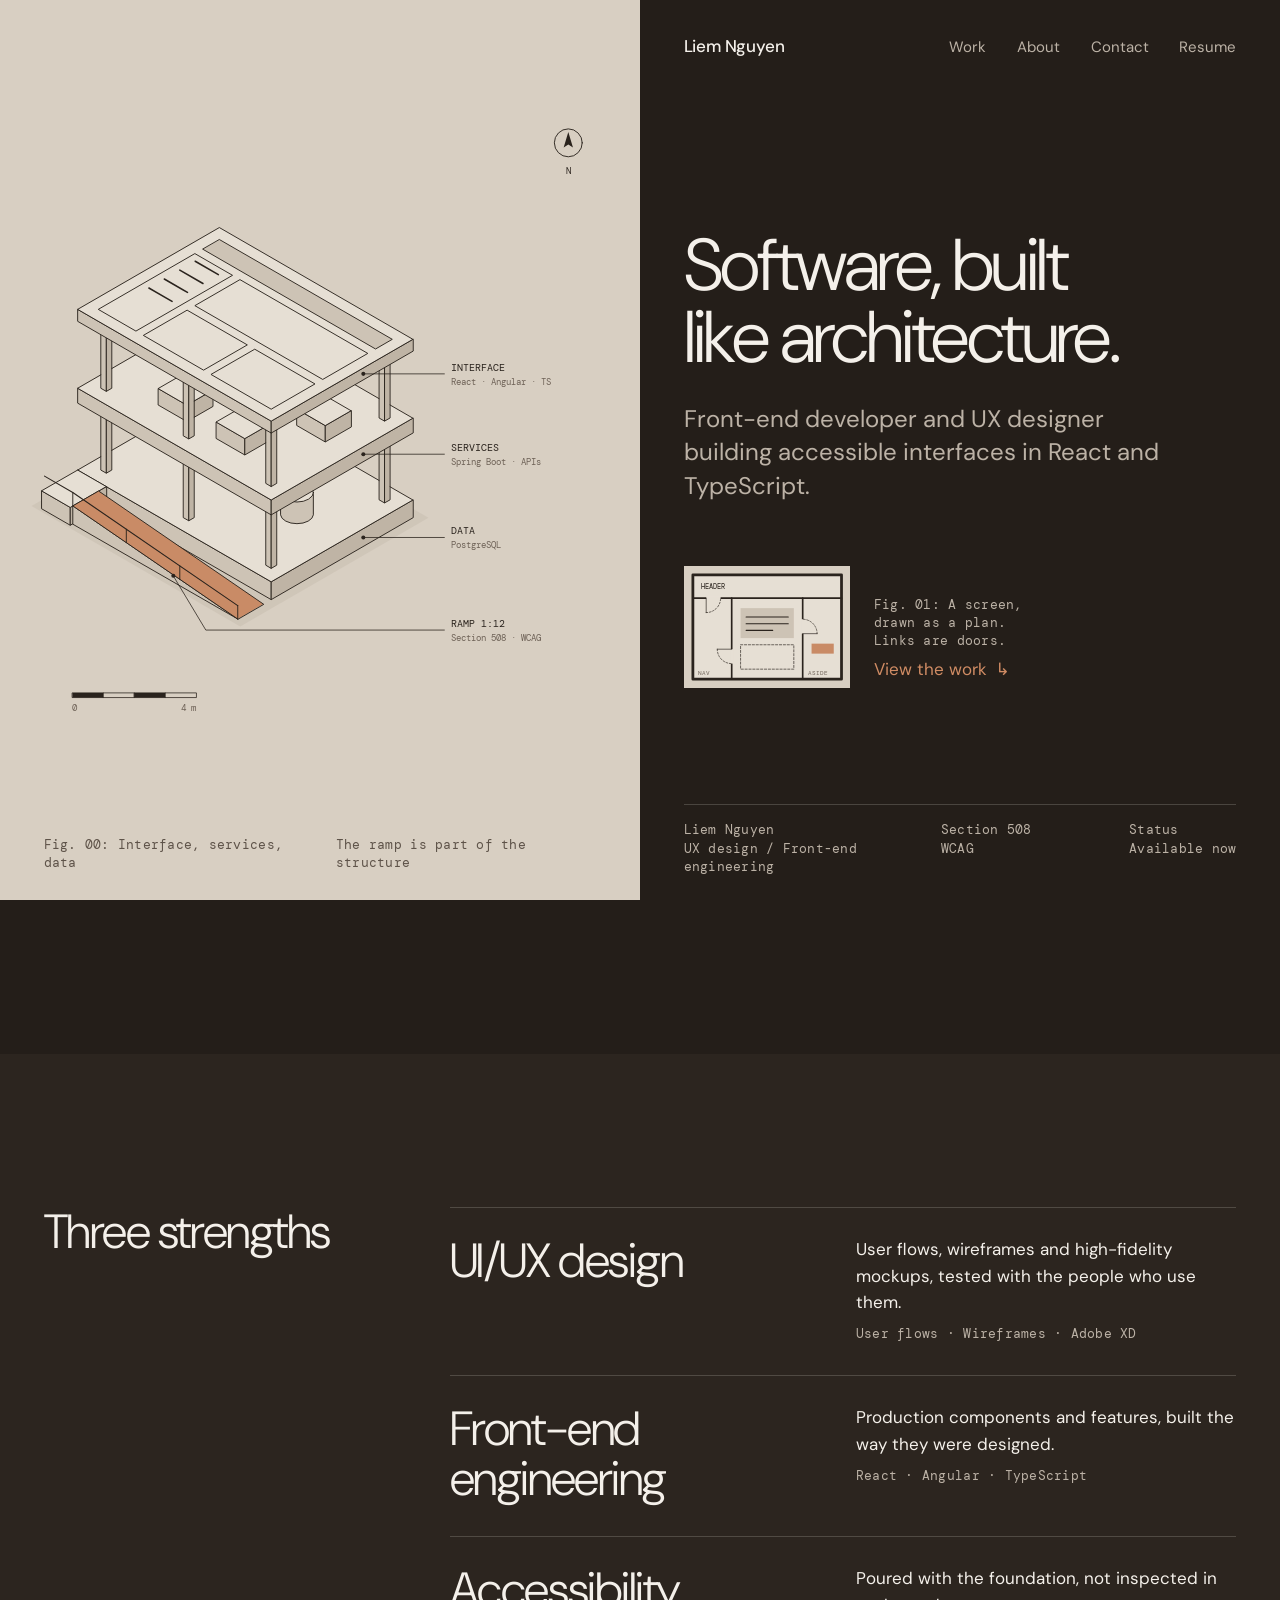
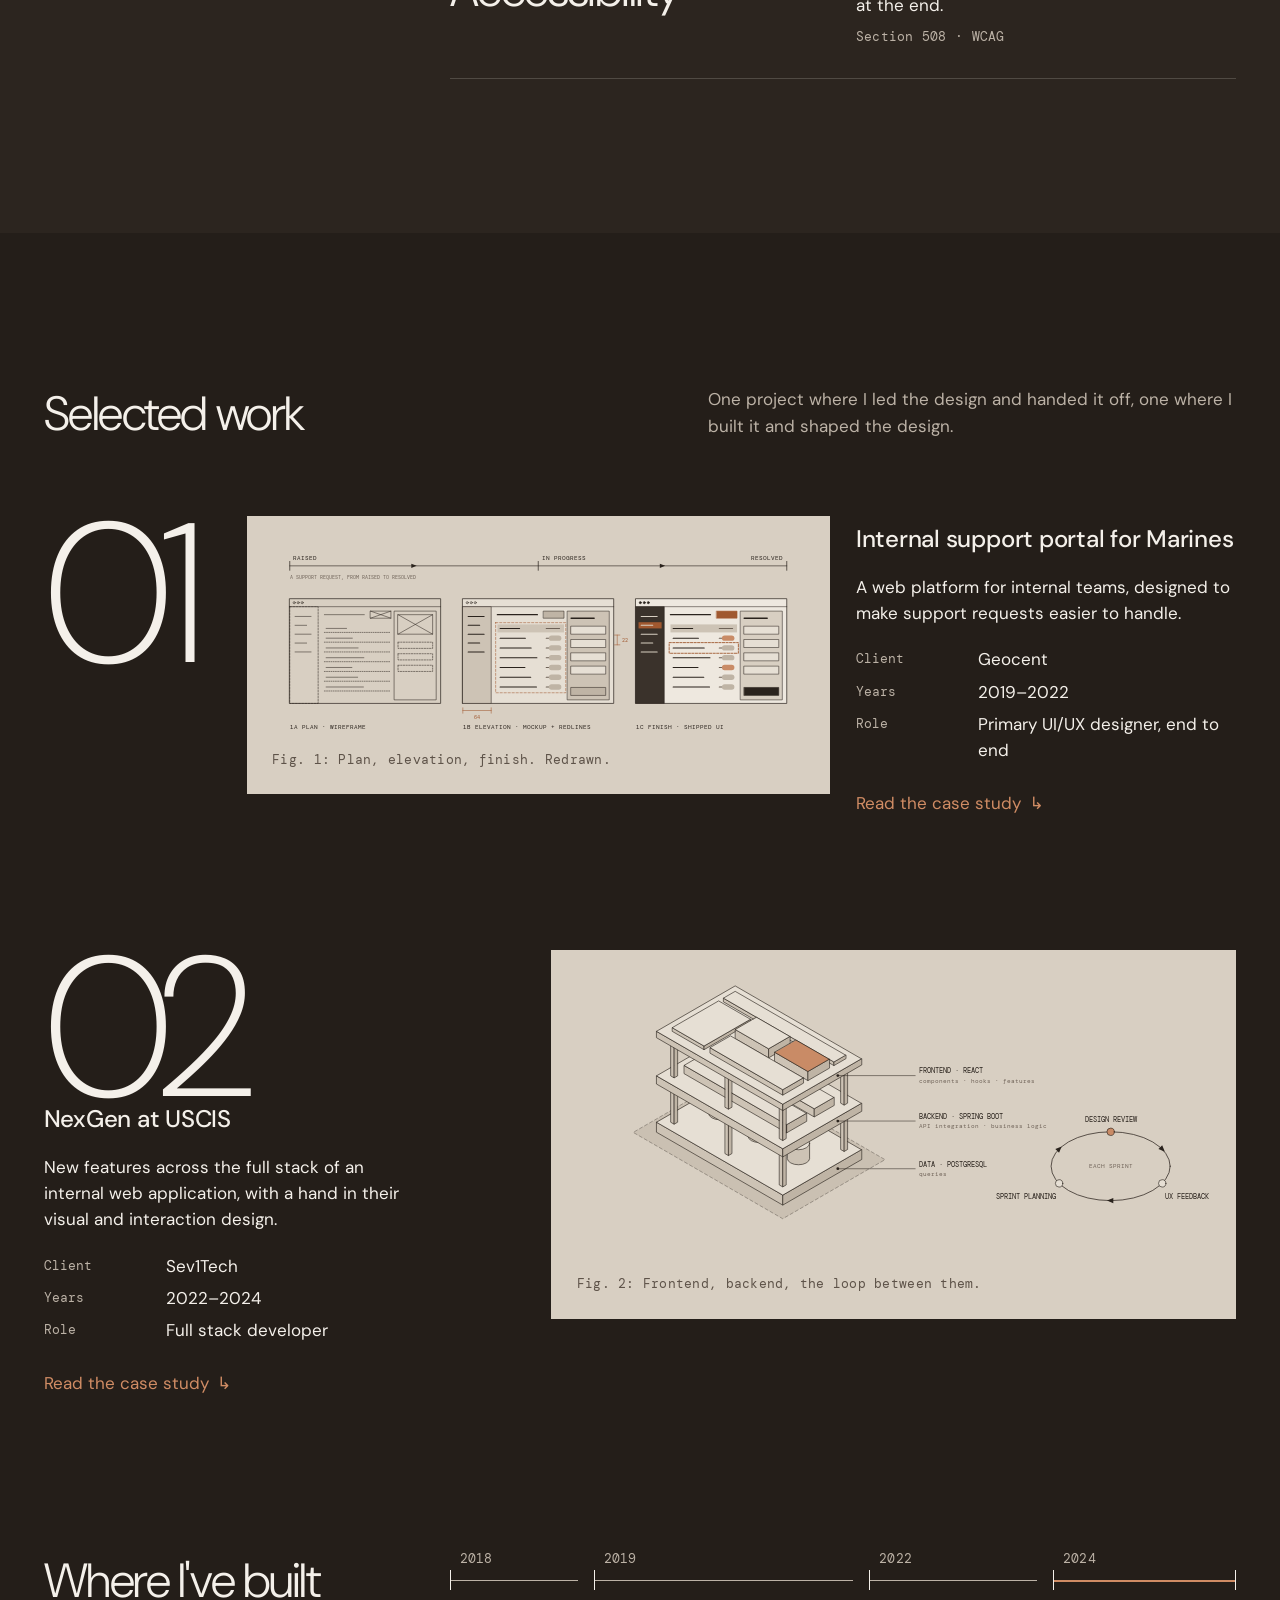
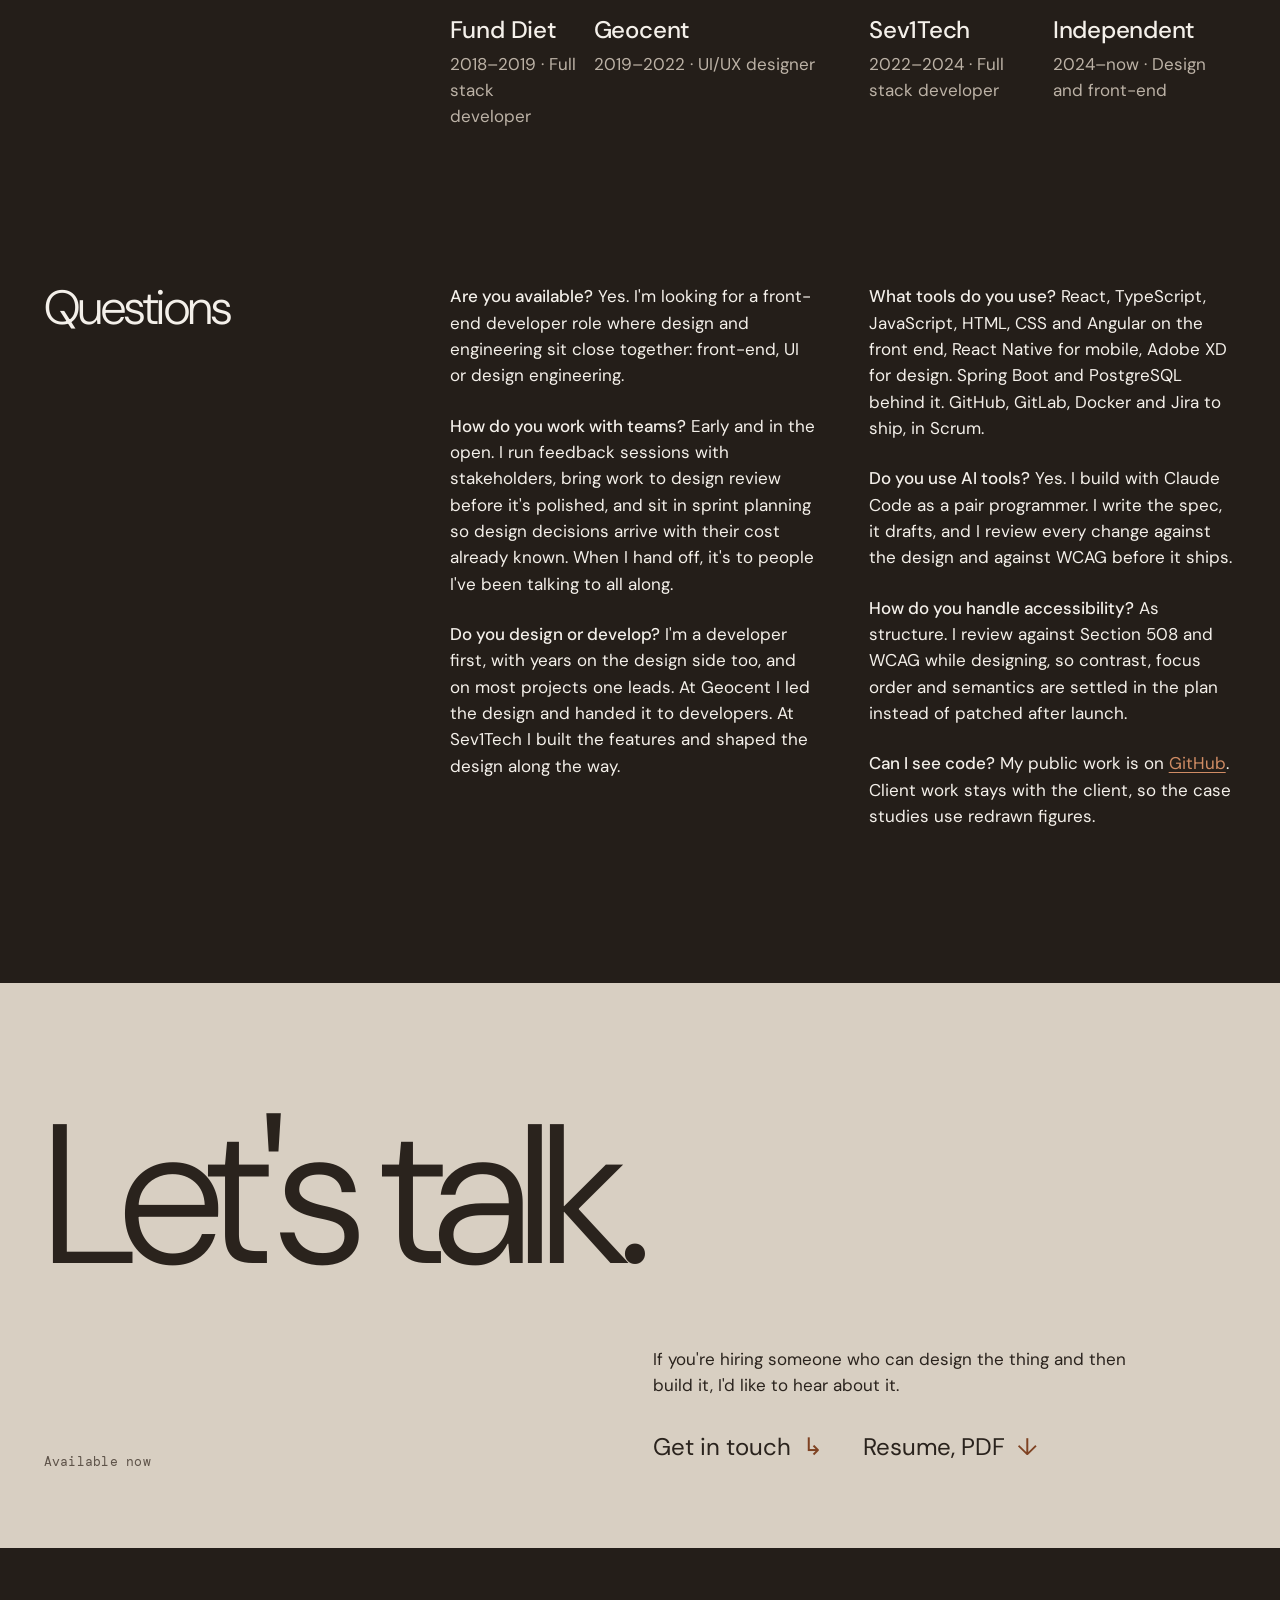
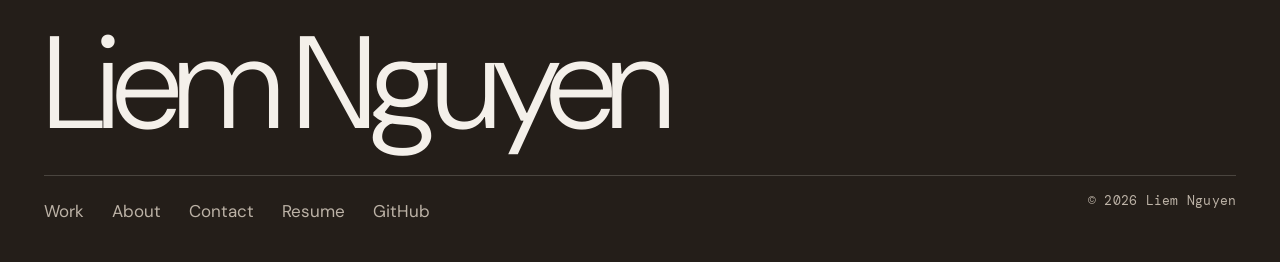
<file: index.html>
<!doctype html>
<html lang="en">
<head>
  <meta charset="utf-8">
  <meta name="viewport" content="width=device-width, initial-scale=1">
  <title>Liem Nguyen · Front-end developer and UX designer</title>
  <meta name="description" content="Liem Nguyen is a front-end developer with a UX design background, building accessible interfaces in React and TypeScript. Section 508 and WCAG.">
  <meta name="theme-color" content="#241E19">
  <link rel="icon" href="assets/favicon.svg" type="image/svg+xml">
  <link rel="preconnect" href="https://fonts.googleapis.com">
  <link rel="preconnect" href="https://fonts.gstatic.com" crossorigin>
  <link rel="stylesheet" href="https://fonts.googleapis.com/css2?family=DM+Mono:wght@400&family=DM+Sans:opsz,wght@9..40,200..600&display=swap">
  <link rel="stylesheet" href="assets/css/site.css">
  <script src="assets/js/site.js" defer></script>
</head>
<body>
  <a class="skip" href="#main">Skip to content</a>

  <header class="site-header site-header--home">
    <a class="wordmark" href="index.html" aria-current="page">Liem Nguyen</a>
    <nav class="nav" aria-label="Primary">
      <a href="work.html">Work</a>
      <a href="about.html">About</a>
      <a href="contact.html">Contact</a>
      <a href="resume.html">Resume</a>
    </nav>
  </header>

  <main id="main">

  <div class="hero">
    <figure class="hero__plate on-paper">
      <!--fig:hero--><svg class="drawing drawing--hero" viewBox="0 0 760 860" role="img" aria-label="Axonometric drawing of a three-level structure: a data level with database cylinders, a services level with blocks, and an interface level laid out like a screen, with an accessible ramp at a 1 to 12 slope leading to the entrance." preserveAspectRatio="xMidYMid meet" font-family="'DM Mono', ui-monospace, monospace"><g fill="none" stroke="#2A231D" stroke-width="1.2" stroke-linejoin="round" stroke-linecap="round"><polygon points="250,408.5 519.4,564 276.6,704.2 7.2,548.6" fill="#BFB4A5" stroke="none" opacity=".35"/><polygon points="67.1,525.6 316.5,669.6 316.5,646.6 67.1,502.6" fill="#CDC3B5"/><polygon points="499.4,564 316.5,669.6 316.5,646.6 499.4,541" fill="#BFB4A5"/><polygon points="250,397 499.4,541 316.5,646.6 67.1,502.6" fill="#E6DFD4"/><g data-layer="data"><path d="M195.6,454.6 L195.6,483.4 A21.2,12.2 0 0 0 237.9,483.4 L237.9,454.6" fill="#CDC3B5"/><ellipse cx="216.7" cy="454.6" rx="21.2" ry="12.2" fill="#E6DFD4"/><path d="M262.1,493 L262.1,521.8 A21.2,12.2 0 0 0 304.4,521.8 L304.4,493" fill="#CDC3B5"/><ellipse cx="283.3" cy="493" rx="21.2" ry="12.2" fill="#E6DFD4"/><path d="M328.6,531.4 L328.6,560.2 A21.2,12.2 0 0 0 370.9,560.2 L370.9,531.4" fill="#CDC3B5"/><ellipse cx="349.8" cy="531.4" rx="21.2" ry="12.2" fill="#E6DFD4"/></g><polygon points="243.3,418.1 250,421.9 250,335.5 243.3,331.7" fill="#CDC3B5"/><polygon points="256.7,418.1 250,421.9 250,335.5 256.7,331.7" fill="#BFB4A5"/><polygon points="250,327.8 256.7,331.7 250,335.5 243.3,331.7" fill="#E6DFD4"/><polygon points="349.8,479.5 356.4,483.4 356.4,397 349.8,393.1" fill="#CDC3B5"/><polygon points="363.1,479.5 356.4,483.4 356.4,397 363.1,393.1" fill="#BFB4A5"/><polygon points="356.4,389.3 363.1,393.1 356.4,397 349.8,393.1" fill="#E6DFD4"/><polygon points="97,502.6 103.7,506.4 103.7,420 97,416.2" fill="#CDC3B5"/><polygon points="110.3,502.6 103.7,506.4 103.7,420 110.3,416.2" fill="#BFB4A5"/><polygon points="103.7,412.3 110.3,416.2 103.7,420 97,416.2" fill="#E6DFD4"/><polygon points="456.2,541 462.8,544.8 462.8,458.4 456.2,454.6" fill="#CDC3B5"/><polygon points="469.5,541 462.8,544.8 462.8,458.4 469.5,454.6" fill="#BFB4A5"/><polygon points="462.8,450.7 469.5,454.6 462.8,458.4 456.2,454.6" fill="#E6DFD4"/><polygon points="203.4,564 210.1,567.8 210.1,481.4 203.4,477.6" fill="#CDC3B5"/><polygon points="216.7,564 210.1,567.8 210.1,481.4 216.7,477.6" fill="#BFB4A5"/><polygon points="210.1,473.8 216.7,477.6 210.1,481.4 203.4,477.6" fill="#E6DFD4"/><polygon points="309.9,625.4 316.5,629.3 316.5,542.9 309.9,539" fill="#CDC3B5"/><polygon points="323.2,625.4 316.5,629.3 316.5,542.9 323.2,539" fill="#BFB4A5"/><polygon points="316.5,535.2 323.2,539 316.5,542.9 309.9,539" fill="#E6DFD4"/><polygon points="67.1,416.2 316.5,560.2 316.5,541 67.1,397" fill="#CDC3B5"/><polygon points="499.4,454.6 316.5,560.2 316.5,541 499.4,435.4" fill="#BFB4A5"/><polygon points="250,291.4 499.4,435.4 316.5,541 67.1,397" fill="#E6DFD4"/><polygon points="200.1,358.6 236.7,379.7 236.7,358.6 200.1,337.4" fill="#CDC3B5"/><polygon points="270,360.5 236.7,379.7 236.7,358.6 270,339.4" fill="#BFB4A5"/><polygon points="233.4,318.2 270,339.4 236.7,358.6 200.1,337.4" fill="#E6DFD4"/><polygon points="274.9,401.8 311.5,422.9 311.5,401.8 274.9,380.6" fill="#CDC3B5"/><polygon points="344.8,403.7 311.5,422.9 311.5,401.8 344.8,382.6" fill="#BFB4A5"/><polygon points="308.2,361.4 344.8,382.6 311.5,401.8 274.9,380.6" fill="#E6DFD4"/><polygon points="349.8,445 386.3,466.1 386.3,445 349.8,423.8" fill="#CDC3B5"/><polygon points="419.6,446.9 386.3,466.1 386.3,445 419.6,425.8" fill="#BFB4A5"/><polygon points="383,404.6 419.6,425.8 386.3,445 349.8,423.8" fill="#E6DFD4"/><polygon points="171,418.6 207.6,439.7 207.6,418.6 171,397.4" fill="#CDC3B5"/><polygon points="240.9,420.5 207.6,439.7 207.6,418.6 240.9,399.4" fill="#BFB4A5"/><polygon points="204.3,378.2 240.9,399.4 207.6,418.6 171,397.4" fill="#E6DFD4"/><polygon points="245.8,461.8 282.4,482.9 282.4,461.8 245.8,440.6" fill="#CDC3B5"/><polygon points="315.7,463.7 282.4,482.9 282.4,461.8 315.7,442.6" fill="#BFB4A5"/><polygon points="279.1,421.4 315.7,442.6 282.4,461.8 245.8,440.6" fill="#E6DFD4"/><polygon points="243.3,312.5 250,316.3 250,229.9 243.3,226.1" fill="#CDC3B5"/><polygon points="256.7,312.5 250,316.3 250,229.9 256.7,226.1" fill="#BFB4A5"/><polygon points="250,222.2 256.7,226.1 250,229.9 243.3,226.1" fill="#E6DFD4"/><polygon points="349.8,373.9 356.4,377.8 356.4,291.4 349.8,287.5" fill="#CDC3B5"/><polygon points="363.1,373.9 356.4,377.8 356.4,291.4 363.1,287.5" fill="#BFB4A5"/><polygon points="356.4,283.7 363.1,287.5 356.4,291.4 349.8,287.5" fill="#E6DFD4"/><polygon points="97,397 103.7,400.8 103.7,314.4 97,310.6" fill="#CDC3B5"/><polygon points="110.3,397 103.7,400.8 103.7,314.4 110.3,310.6" fill="#BFB4A5"/><polygon points="103.7,306.7 110.3,310.6 103.7,314.4 97,310.6" fill="#E6DFD4"/><polygon points="456.2,435.4 462.8,439.2 462.8,352.8 456.2,349" fill="#CDC3B5"/><polygon points="469.5,435.4 462.8,439.2 462.8,352.8 469.5,349" fill="#BFB4A5"/><polygon points="462.8,345.1 469.5,349 462.8,352.8 456.2,349" fill="#E6DFD4"/><polygon points="203.4,458.4 210.1,462.2 210.1,375.8 203.4,372" fill="#CDC3B5"/><polygon points="216.7,458.4 210.1,462.2 210.1,375.8 216.7,372" fill="#BFB4A5"/><polygon points="210.1,368.2 216.7,372 210.1,375.8 203.4,372" fill="#E6DFD4"/><polygon points="309.9,519.8 316.5,523.7 316.5,437.3 309.9,433.4" fill="#CDC3B5"/><polygon points="323.2,519.8 316.5,523.7 316.5,437.3 323.2,433.4" fill="#BFB4A5"/><polygon points="316.5,429.6 323.2,433.4 316.5,437.3 309.9,433.4" fill="#E6DFD4"/><polygon points="67.1,310.6 316.5,454.6 316.5,439.2 67.1,295.2" fill="#CDC3B5"/><polygon points="499.4,349 316.5,454.6 316.5,439.2 499.4,333.6" fill="#BFB4A5"/><polygon points="250,189.6 499.4,333.6 316.5,439.2 67.1,295.2" fill="#E6DFD4"/><polygon points="250,205 472.8,333.6 451.2,346.1 228.4,217.4" fill="#CDC3B5"/><polygon points="218.4,223.2 266.6,251 141.9,323 93.7,295.2" /><line x1="218.4" y1="232.8" x2="248.3" y2="250.1" stroke-width="2"/><line x1="198.5" y1="244.3" x2="228.4" y2="261.6" stroke-width="2"/><line x1="178.5" y1="255.8" x2="208.4" y2="273.1" stroke-width="2"/><line x1="158.6" y1="267.4" x2="188.5" y2="284.6" stroke-width="2"/><polygon points="276.6,256.8 441.2,351.8 383,385.4 218.4,290.4" /><polygon points="208.4,296.2 285.7,340.8 229.2,373.4 151.9,328.8" /><polygon points="295.7,346.6 373,391.2 316.5,423.8 239.2,379.2" /><polygon points="20.5,552.5 57.1,573.6 57.1,550.6 20.5,529.4" fill="#CDC3B5"/><polygon points="103.7,546.7 57.1,573.6 57.1,550.6 103.7,523.7" fill="#BFB4A5"/><polygon points="67.1,502.6 103.7,523.7 57.1,550.6 20.5,529.4" fill="#E6DFD4"/><g data-layer="ramp"><polygon points="273.3,694.6 60.4,548.6 60.4,571.7" fill="#CDC3B5"/><polygon points="306.5,675.4 93.7,529.4 60.4,548.6 273.3,694.6" fill="#C98B66"/><polyline points="273.3,677.3 60.4,531.4 23.9,510.2" stroke="#2A231D" stroke-width="1.4"/><line x1="273.3" y1="694.6" x2="273.3" y2="677.3"/><line x1="198.5" y1="643.3" x2="198.5" y2="626"/><line x1="129.5" y1="595.9" x2="129.5" y2="578.7"/><line x1="60.4" y1="548.6" x2="60.4" y2="531.4"/></g><g class="lbl"><polyline points="435.4,378.2 435.4,378.2 540,378.2" fill="none" stroke="#2A231D" stroke-width="1"/><circle cx="435.4" cy="378.2" r="2.6" fill="#2A231D" stroke="none"/><text x="548" y="374.2" text-anchor="start" font-size="13" fill="#2A231D" stroke="none">INTERFACE</text><text x="548" y="392.2" text-anchor="start" font-size="12" fill="#6E6257" stroke="none">React · Angular · TS</text></g><g class="lbl"><polyline points="435.4,481.9 435.4,481.9 540,481.9" fill="none" stroke="#2A231D" stroke-width="1"/><circle cx="435.4" cy="481.9" r="2.6" fill="#2A231D" stroke="none"/><text x="548" y="477.9" text-anchor="start" font-size="13" fill="#2A231D" stroke="none">SERVICES</text><text x="548" y="495.9" text-anchor="start" font-size="12" fill="#6E6257" stroke="none">Spring Boot · APIs</text></g><g class="lbl"><polyline points="435.4,589.4 435.4,589.4 540,589.4" fill="none" stroke="#2A231D" stroke-width="1"/><circle cx="435.4" cy="589.4" r="2.6" fill="#2A231D" stroke="none"/><text x="548" y="585.4" text-anchor="start" font-size="13" fill="#2A231D" stroke="none">DATA</text><text x="548" y="603.4" text-anchor="start" font-size="12" fill="#6E6257" stroke="none">PostgreSQL</text></g><g class="lbl"><polyline points="190.1,638.9 232.1,708.9 540,708.9" fill="none" stroke="#2A231D" stroke-width="1"/><circle cx="190.1" cy="638.9" r="2.6" fill="#2A231D" stroke="none"/><text x="548" y="704.9" text-anchor="start" font-size="13" fill="#2A231D" stroke="none">RAMP 1:12</text><text x="548" y="722.9" text-anchor="start" font-size="12" fill="#6E6257" stroke="none">Section 508 · WCAG</text></g><g stroke-width="1"><rect x="60" y="790" width="40" height="6" fill="#2A231D"/><rect x="100" y="790" width="40" height="6" fill="#D8CFC2"/><rect x="140" y="790" width="40" height="6" fill="#2A231D"/><rect x="180" y="790" width="40" height="6" fill="#D8CFC2"/><text x="60" y="814" font-size="12" fill="#6E6257" stroke="none">0</text><text x="220" y="814" font-size="12" fill="#6E6257" stroke="none" text-anchor="end">4 m</text></g><g transform="translate(700 80)"><circle r="18"/><polygon points="0,-14 6,6 0,2 -6,6" fill="#2A231D" stroke="none"/><text y="40" font-size="12" text-anchor="middle" fill="#2A231D" stroke="none">N</text></g></g></svg><!--/fig:hero-->
      <figcaption>
        <span class="label">Fig. 00: Interface, services, data</span>
        <span class="label">The ramp is part of the structure</span>
      </figcaption>
    </figure>

    <div class="hero__panel">

      <div class="hero__body" data-reveal>
        <h1 class="display"><span>Software, built</span><span>like architecture.</span></h1>
        <p class="lead">Front-end developer and UX designer building accessible interfaces in React and TypeScript.</p>
        <div class="hero__aside">
          <figure class="hero__thumb on-paper">
            <!--fig:thumb--><svg class="drawing drawing--thumb" viewBox="0 0 300 220" role="img" aria-label="A screen layout drawn as a floor plan: header, navigation, content and aside as rooms, with links drawn as doors." preserveAspectRatio="xMidYMid meet" font-family="'DM Mono', ui-monospace, monospace"><g fill="none" stroke="#2A231D" stroke-width="1.2" stroke-linejoin="round" stroke-linecap="round"><rect x="16" y="16" width="268" height="188" fill="#E6DFD4" stroke-width="5"/><line x1="16" y1="58" x2="284" y2="58" stroke-width="3"/><line x1="86" y1="58" x2="86" y2="204" stroke-width="3"/><line x1="214" y1="58" x2="214" y2="204" stroke-width="3"/><rect x="40" y="55" width="26" height="6" fill="#E6DFD4" stroke="none"/><path d="M40,84 A26,26 0 0 0 66,58" stroke-dasharray="3 3"/><line x1="40" y1="58" x2="40" y2="84"/><rect x="83" y="150" width="6" height="26" fill="#E6DFD4" stroke="none"/><path d="M60,150 A26,26 0 0 0 86,176" stroke-dasharray="3 3"/><line x1="86" y1="150" x2="60" y2="150"/><rect x="211" y="96" width="6" height="26" fill="#E6DFD4" stroke="none"/><path d="M240,122 A26,26 0 0 0 214,96" stroke-dasharray="3 3"/><line x1="214" y1="122" x2="240" y2="122"/><rect x="102" y="76" width="96" height="54" fill="#CDC3B5" stroke="none"/><line x1="112" y1="92" x2="188" y2="92" stroke-width="2"/><line x1="112" y1="104" x2="188" y2="104" stroke-width="2"/><line x1="112" y1="116" x2="160" y2="116" stroke-width="2"/><rect x="102" y="142" width="96" height="44" fill="none" stroke-dasharray="4 3"/><rect x="230" y="140" width="40" height="18" fill="#C98B66" stroke="none"/><text x="30" y="42" font-size="13" fill="#2A231D" stroke="none">HEADER</text><text x="26" y="196" font-size="11" fill="#6E6257" stroke="none">NAV</text><text x="224" y="196" font-size="11" fill="#6E6257" stroke="none">ASIDE</text></g></svg><!--/fig:thumb-->
          </figure>
          <div>
            <p class="label">Fig. 01: A screen, drawn as a plan. Links are doors.</p>
            <a class="link" href="work.html">View the work <span class="arrow" aria-hidden="true">↳</span></a>
          </div>
        </div>
      </div>

      <div class="titleblock" aria-label="Title block">
        <span class="label">Liem Nguyen<br>UX design / Front-end engineering</span>
        <span class="label">Section 508<br>WCAG</span>
        <span class="label">Status<br>Available now</span>
      </div>
    </div>
  </div>

  <section class="band wrap" aria-labelledby="strengths-title">
    <div class="grid">
      <div class="strengths__head" data-reveal>
        <h2 id="strengths-title" class="h2">Three strengths</h2>
      </div>
      <ul class="strengths__list" data-reveal>
        <li>
          <h3 class="h3">UI/UX design</h3>
          <div>
            <p>User flows, wireframes and high-fidelity mockups, tested with the people who use them.</p>
            <p class="label">User flows · Wireframes · Adobe XD</p>
          </div>
        </li>
        <li>
          <h3 class="h3">Front-end engineering</h3>
          <div>
            <p>Production components and features, built the way they were designed.</p>
            <p class="label">React · Angular · TypeScript</p>
          </div>
        </li>
        <li>
          <h3 class="h3">Accessibility</h3>
          <div>
            <p>Poured with the foundation, not inspected in at the end.</p>
            <p class="label">Section 508 · WCAG</p>
          </div>
        </li>
      </ul>
    </div>
  </section>

  <section class="section wrap" aria-labelledby="work-title">
    <div class="work-head" data-reveal>
      <h2 id="work-title" class="h2">Selected work</h2>
      <p class="soft">One project where I led the design and handed it off, one where I built it and shaped the design.</p>
    </div>

    <article class="grid project" aria-labelledby="p1-title">
      <p class="num project__num" aria-hidden="true">01</p>
      <figure class="project__plate on-paper plate-reveal">
        <!--fig:marines--><svg class="drawing drawing--wide" viewBox="0 0 1200 440" role="img" aria-label="Three drawings of a support request portal side by side: a wireframe, a high-fidelity mockup marked up with redline measurements for developers, and the shipped interface with a visible focus ring and status labels. Above them, a line traces a request from raised to resolved." preserveAspectRatio="xMidYMid meet" font-family="'DM Mono', ui-monospace, monospace"><g fill="none" stroke="#2A231D" stroke-width="1.2" stroke-linejoin="round" stroke-linecap="round"><g data-part="site"><line x1="40" y1="56" x2="1160" y2="56" stroke-width="1.4"/><line x1="40" y1="46" x2="40" y2="66" stroke-width="1.6"/><text x="48" y="42" text-anchor="start" font-size="13" fill="#2A231D" stroke="none">RAISED</text><line x1="600" y1="46" x2="600" y2="66" stroke-width="1.6"/><text x="608" y="42" text-anchor="start" font-size="13" fill="#2A231D" stroke="none">IN PROGRESS</text><line x1="1160" y1="46" x2="1160" y2="66" stroke-width="1.6"/><text x="1152" y="42" text-anchor="end" font-size="13" fill="#2A231D" stroke="none">RESOLVED</text><text x="40" y="86" font-size="12" fill="#6E6257" stroke="none">A SUPPORT REQUEST, FROM RAISED TO RESOLVED</text><polygon points="314,51 326,56 314,61" fill="#2A231D" stroke="none"/><polygon points="874,51 886,56 874,61" fill="#2A231D" stroke="none"/></g><g data-part="plan"><rect x="40" y="130" width="340" height="236" fill="#D8CFC2" stroke-width="1.6"/><line x1="40" y1="148" x2="380" y2="148"/><circle cx="50" cy="139" r="2.4" /><circle cx="59" cy="139" r="2.4" /><circle cx="68" cy="139" r="2.4" /><rect x="40" y="148" width="64" height="218" stroke-dasharray="4 3"/><line x1="52" y1="170" x2="88" y2="170" stroke="#2A231D" stroke-width="1.2"/><line x1="52" y1="190" x2="78" y2="190" stroke="#2A231D" stroke-width="1.2"/><line x1="52" y1="210" x2="88" y2="210" stroke="#2A231D" stroke-width="1.2"/><line x1="52" y1="230" x2="78" y2="230" stroke="#2A231D" stroke-width="1.2"/><line x1="52" y1="250" x2="88" y2="250" stroke="#2A231D" stroke-width="1.2"/><line x1="118" y1="166" x2="208" y2="166" stroke-width="1.2"/><rect x="222" y="158" width="46" height="16"/><line x1="222" y1="158" x2="268" y2="174"/><line x1="268" y1="158" x2="222" y2="174"/><line x1="118" y1="206" x2="268" y2="206" stroke-dasharray="2 3"/><line x1="122" y1="197" x2="168" y2="197"/><line x1="118" y1="228" x2="268" y2="228" stroke-dasharray="2 3"/><line x1="122" y1="219" x2="181" y2="219"/><line x1="118" y1="250" x2="268" y2="250" stroke-dasharray="2 3"/><line x1="122" y1="241" x2="194" y2="241"/><line x1="118" y1="272" x2="268" y2="272" stroke-dasharray="2 3"/><line x1="122" y1="263" x2="207" y2="263"/><line x1="118" y1="294" x2="268" y2="294" stroke-dasharray="2 3"/><line x1="122" y1="285" x2="180" y2="285"/><line x1="118" y1="316" x2="268" y2="316" stroke-dasharray="2 3"/><line x1="122" y1="307" x2="193" y2="307"/><line x1="118" y1="338" x2="268" y2="338" stroke-dasharray="2 3"/><line x1="122" y1="329" x2="206" y2="329"/><rect x="276" y="158" width="94" height="200"/><rect x="284" y="166" width="78" height="44"/><line x1="284" y1="166" x2="362" y2="210"/><line x1="362" y1="166" x2="284" y2="210"/><rect x="284" y="228" width="78" height="14" stroke-dasharray="3 3"/><rect x="284" y="254" width="78" height="14" stroke-dasharray="3 3"/><rect x="284" y="280" width="78" height="14" stroke-dasharray="3 3"/></g><g data-part="structure"><rect x="430" y="130" width="340" height="236" fill="#E6DFD4" stroke-width="1.6"/><line x1="430" y1="148" x2="770" y2="148"/><circle cx="440" cy="139" r="2.4" /><circle cx="449" cy="139" r="2.4" /><circle cx="458" cy="139" r="2.4" /><rect x="430" y="148" width="64" height="218" fill="#CDC3B5"/><line x1="442" y1="170" x2="478" y2="170" stroke="#2A231D" stroke-width="2.4"/><line x1="442" y1="190" x2="468" y2="190" stroke="#2A231D" stroke-width="2.4"/><line x1="442" y1="210" x2="478" y2="210" stroke="#2A231D" stroke-width="2.4"/><line x1="442" y1="230" x2="468" y2="230" stroke="#2A231D" stroke-width="2.4"/><line x1="442" y1="250" x2="478" y2="250" stroke="#2A231D" stroke-width="2.4"/><line x1="508" y1="166" x2="598" y2="166" stroke-width="3.2"/><rect x="612" y="158" width="46" height="16" fill="#BFB4A5" stroke="#2A231D"/><rect x="508" y="188" width="150" height="18" fill="#CDC3B5" stroke="none"/><line x1="514" y1="197" x2="558" y2="197" stroke-width="2.4"/><line x1="618" y1="197" x2="648" y2="197" stroke-width="2.4" stroke="#6E6257"/><line x1="514" y1="219" x2="571" y2="219" stroke-width="2.4"/><line x1="618" y1="219" x2="648" y2="219" stroke-width="2.4" stroke="#6E6257"/><rect x="624" y="213" width="28" height="12" rx="6" fill="#BFB4A5" stroke="none"/><line x1="514" y1="241" x2="584" y2="241" stroke-width="2.4"/><line x1="618" y1="241" x2="648" y2="241" stroke-width="2.4" stroke="#6E6257"/><rect x="624" y="235" width="28" height="12" rx="6" fill="#BFB4A5" stroke="none"/><line x1="514" y1="263" x2="597" y2="263" stroke-width="2.4"/><line x1="618" y1="263" x2="648" y2="263" stroke-width="2.4" stroke="#6E6257"/><rect x="624" y="257" width="28" height="12" rx="6" fill="#BFB4A5" stroke="none"/><line x1="514" y1="285" x2="570" y2="285" stroke-width="2.4"/><line x1="618" y1="285" x2="648" y2="285" stroke-width="2.4" stroke="#6E6257"/><rect x="624" y="279" width="28" height="12" rx="6" fill="#BFB4A5" stroke="none"/><line x1="514" y1="307" x2="583" y2="307" stroke-width="2.4"/><line x1="618" y1="307" x2="648" y2="307" stroke-width="2.4" stroke="#6E6257"/><rect x="624" y="301" width="28" height="12" rx="6" fill="#BFB4A5" stroke="none"/><line x1="514" y1="329" x2="596" y2="329" stroke-width="2.4"/><line x1="618" y1="329" x2="648" y2="329" stroke-width="2.4" stroke="#6E6257"/><rect x="624" y="323" width="28" height="12" rx="6" fill="#BFB4A5" stroke="none"/><rect x="666" y="158" width="94" height="200" fill="#CDC3B5"/><line x1="674" y1="174" x2="726" y2="174" stroke-width="3"/><rect x="674" y="192" width="78" height="18" fill="#E6DFD4"/><rect x="674" y="222" width="78" height="18" fill="#E6DFD4"/><rect x="674" y="252" width="78" height="18" fill="#E6DFD4"/><rect x="674" y="282" width="78" height="18" fill="#E6DFD4"/><rect x="674" y="330" width="78" height="18" fill="#BFB4A5"/><g stroke="#A0582F" stroke-width="1.2"><line x1="430" y1="382" x2="494" y2="382"/><line x1="430" y1="376" x2="430" y2="388"/><line x1="494" y1="376" x2="494" y2="388"/><text x="462" y="400" font-size="12" text-anchor="middle" fill="#A0582F" stroke="none">64</text><rect x="504" y="184" width="158" height="158" stroke-dasharray="5 4" fill="none"/><line x1="778" y1="212" x2="778" y2="234"/><line x1="772" y1="212" x2="784" y2="212"/><line x1="772" y1="234" x2="784" y2="234"/><text x="788" y="227" font-size="12" fill="#A0582F" stroke="none">22</text></g></g><g data-part="form"><rect x="820" y="130" width="340" height="236" fill="#EEE8DF" stroke-width="1.6"/><line x1="820" y1="148" x2="1160" y2="148"/><circle cx="830" cy="139" r="2.4" fill="#2A231D"/><circle cx="839" cy="139" r="2.4" fill="#2A231D"/><circle cx="848" cy="139" r="2.4" fill="#2A231D"/><rect x="820" y="148" width="64" height="218" fill="#3A322B"/><line x1="832" y1="170" x2="868" y2="170" stroke="#D8CFC2" stroke-width="2.4"/><rect x="826" y="183" width="52" height="14" fill="#A0582F" stroke="none"/><line x1="832" y1="190" x2="858" y2="190" stroke="#D8CFC2" stroke-width="2.4"/><line x1="832" y1="210" x2="868" y2="210" stroke="#D8CFC2" stroke-width="2.4"/><line x1="832" y1="230" x2="858" y2="230" stroke="#D8CFC2" stroke-width="2.4"/><line x1="832" y1="250" x2="868" y2="250" stroke="#D8CFC2" stroke-width="2.4"/><line x1="898" y1="166" x2="988" y2="166" stroke-width="3.2"/><rect x="1002" y="158" width="46" height="16" fill="#A0582F" stroke="#A0582F"/><rect x="898" y="188" width="150" height="18" fill="#CDC3B5" stroke="none"/><line x1="904" y1="197" x2="948" y2="197" stroke-width="2.4"/><line x1="1008" y1="197" x2="1038" y2="197" stroke-width="2.4" stroke="#6E6257"/><line x1="904" y1="219" x2="961" y2="219" stroke-width="2.4"/><line x1="1008" y1="219" x2="1038" y2="219" stroke-width="2.4" stroke="#6E6257"/><rect x="1014" y="213" width="28" height="12" rx="6" fill="#C98B66" stroke="none"/><line x1="904" y1="241" x2="974" y2="241" stroke-width="2.4"/><line x1="1008" y1="241" x2="1038" y2="241" stroke-width="2.4" stroke="#6E6257"/><rect x="1014" y="235" width="28" height="12" rx="6" fill="#BFB4A5" stroke="none"/><line x1="904" y1="263" x2="987" y2="263" stroke-width="2.4"/><line x1="1008" y1="263" x2="1038" y2="263" stroke-width="2.4" stroke="#6E6257"/><rect x="1014" y="257" width="28" height="12" rx="6" fill="#BFB4A5" stroke="none"/><line x1="904" y1="285" x2="960" y2="285" stroke-width="2.4"/><line x1="1008" y1="285" x2="1038" y2="285" stroke-width="2.4" stroke="#6E6257"/><rect x="1014" y="279" width="28" height="12" rx="6" fill="#C98B66" stroke="none"/><line x1="904" y1="307" x2="973" y2="307" stroke-width="2.4"/><line x1="1008" y1="307" x2="1038" y2="307" stroke-width="2.4" stroke="#6E6257"/><rect x="1014" y="301" width="28" height="12" rx="6" fill="#BFB4A5" stroke="none"/><line x1="904" y1="329" x2="986" y2="329" stroke-width="2.4"/><line x1="1008" y1="329" x2="1038" y2="329" stroke-width="2.4" stroke="#6E6257"/><rect x="1014" y="323" width="28" height="12" rx="6" fill="#BFB4A5" stroke="none"/><rect x="895" y="229" width="156" height="24" stroke="#A0582F" stroke-width="2" stroke-dasharray="5 3"/><rect x="1056" y="158" width="94" height="200" fill="#D8CFC2"/><line x1="1064" y1="174" x2="1116" y2="174" stroke-width="3"/><rect x="1064" y="192" width="78" height="18" fill="#E6DFD4"/><rect x="1064" y="222" width="78" height="18" fill="#E6DFD4"/><rect x="1064" y="252" width="78" height="18" fill="#E6DFD4"/><rect x="1064" y="282" width="78" height="18" fill="#E6DFD4"/><rect x="1064" y="330" width="78" height="18" fill="#2A231D"/></g><text data-part="plan" x="40" y="424" font-size="13" fill="#2A231D" stroke="none">1A  PLAN · WIREFRAME</text><text data-part="structure" x="430" y="424" font-size="13" fill="#2A231D" stroke="none">1B  ELEVATION · MOCKUP + REDLINES</text><text data-part="form" x="820" y="424" font-size="13" fill="#2A231D" stroke="none">1C  FINISH · SHIPPED UI</text></g></svg><!--/fig:marines-->
        <figcaption class="label">Fig. 1: Plan, elevation, finish. Redrawn.</figcaption>
      </figure>
      <div class="project__text" data-reveal>
        <h3 id="p1-title" class="h3">Internal support portal for Marines</h3>
        <p>A web platform for internal teams, designed to make support requests easier to handle.</p>
        <dl class="meta">
          <div><dt>Client</dt><dd>Geocent</dd></div>
          <div><dt>Years</dt><dd>2019–2022</dd></div>
          <div><dt>Role</dt><dd>Primary UI/UX designer, end to end</dd></div>
        </dl>
        <a class="link" href="work.html#marines">Read the case study <span class="arrow" aria-hidden="true">↳</span></a>
      </div>
    </article>

    <article class="grid project project--flip" aria-labelledby="p2-title">
      <p class="num project__num" aria-hidden="true">02</p>
      <figure class="project__plate on-paper plate-reveal">
        <!--fig:nexgen--><svg class="drawing drawing--wide" viewBox="0 0 1200 540" role="img" aria-label="Exploded axonometric of a web application in three levels: a React frontend with interface components on top, a Spring Boot backend with service blocks in the middle, and PostgreSQL databases at the base. Beside it, a loop links design review, UX feedback and sprint planning." preserveAspectRatio="xMidYMid meet" font-family="'DM Mono', ui-monospace, monospace"><g fill="none" stroke="#2A231D" stroke-width="1.2" stroke-linejoin="round" stroke-linecap="round"><g data-part="site"><polygon points="300,184.2 583,347.6 389.4,459.4 106.4,296" fill="#BFB4A5" stroke="#2A231D" stroke-dasharray="6 5" opacity=".55"/></g><g data-part="structure"><polygon points="151,296 389.4,433.6 389.4,414.7 151,277.1" fill="#CDC3B5"/><polygon points="538.3,347.6 389.4,433.6 389.4,414.7 538.3,328.7" fill="#BFB4A5"/><polygon points="300,191.1 538.3,328.7 389.4,414.7 151,277.1" fill="#E6DFD4"/><path d="M249.1,230.6 L249.1,259.9 A21.1,12.2 0 0 0 291.3,259.9 L291.3,230.6" fill="#CDC3B5"/><ellipse cx="270.2" cy="230.6" rx="21.1" ry="12.2" fill="#E6DFD4"/><path d="M323.6,273.6 L323.6,302.9 A21.1,12.2 0 0 0 365.8,302.9 L365.8,273.6" fill="#CDC3B5"/><ellipse cx="344.7" cy="273.6" rx="21.1" ry="12.2" fill="#E6DFD4"/><path d="M398.1,316.6 L398.1,345.9 A21.1,12.2 0 0 0 440.2,345.9 L440.2,316.6" fill="#CDC3B5"/><ellipse cx="419.2" cy="316.6" rx="21.1" ry="12.2" fill="#E6DFD4"/><polygon points="294,210 300,213.4 300,141.2 294,137.8" fill="#CDC3B5"/><polygon points="306,210 300,213.4 300,141.2 306,137.8" fill="#BFB4A5"/><polygon points="300,134.3 306,137.8 300,141.2 294,137.8" fill="#E6DFD4"/><polygon points="396.8,269.3 402.8,272.8 402.8,200.5 396.8,197.1" fill="#CDC3B5"/><polygon points="408.7,269.3 402.8,272.8 402.8,200.5 408.7,197.1" fill="#BFB4A5"/><polygon points="402.8,193.7 408.7,197.1 402.8,200.5 396.8,197.1" fill="#E6DFD4"/><polygon points="177.9,277.1 183.8,280.5 183.8,208.3 177.9,204.8" fill="#CDC3B5"/><polygon points="189.8,277.1 183.8,280.5 183.8,208.3 189.8,204.8" fill="#BFB4A5"/><polygon points="183.8,201.4 189.8,204.8 183.8,208.3 177.9,204.8" fill="#E6DFD4"/><polygon points="499.6,328.7 505.6,332.1 505.6,259.9 499.6,256.4" fill="#CDC3B5"/><polygon points="511.5,328.7 505.6,332.1 505.6,259.9 511.5,256.4" fill="#BFB4A5"/><polygon points="505.6,253 511.5,256.4 505.6,259.9 499.6,256.4" fill="#E6DFD4"/><polygon points="280.6,336.4 286.6,339.9 286.6,267.6 280.6,264.2" fill="#CDC3B5"/><polygon points="292.6,336.4 286.6,339.9 286.6,267.6 292.6,264.2" fill="#BFB4A5"/><polygon points="286.6,260.7 292.6,264.2 286.6,267.6 280.6,264.2" fill="#E6DFD4"/><polygon points="383.4,395.8 389.4,399.2 389.4,327 383.4,323.5" fill="#CDC3B5"/><polygon points="395.3,395.8 389.4,399.2 389.4,327 395.3,323.5" fill="#BFB4A5"/><polygon points="389.4,320.1 395.3,323.5 389.4,327 383.4,323.5" fill="#E6DFD4"/><polygon points="151,204.8 389.4,342.4 389.4,327 151,189.4" fill="#CDC3B5"/><polygon points="538.3,256.4 389.4,342.4 389.4,327 538.3,241" fill="#BFB4A5"/><polygon points="300,103.4 538.3,241 389.4,327 151,189.4" fill="#E6DFD4"/><polygon points="255.3,155 344.7,206.6 344.7,191.1 255.3,139.5" fill="#CDC3B5"/><polygon points="381.9,185.1 344.7,206.6 344.7,191.1 381.9,169.6" fill="#BFB4A5"/><polygon points="292.6,118 381.9,169.6 344.7,191.1 255.3,139.5" fill="#E6DFD4"/><polygon points="359.6,215.2 449,266.8 449,251.3 359.6,199.7" fill="#CDC3B5"/><polygon points="486.2,245.3 449,266.8 449,251.3 486.2,229.8" fill="#BFB4A5"/><polygon points="396.8,178.2 486.2,229.8 449,251.3 359.6,199.7" fill="#E6DFD4"/><polygon points="203.2,185.1 396.8,296.9 396.8,281.4 203.2,169.6" fill="#CDC3B5"/><polygon points="434.1,275.4 396.8,296.9 396.8,281.4 434.1,259.9" fill="#BFB4A5"/><polygon points="240.4,148.1 434.1,259.9 396.8,281.4 203.2,169.6" fill="#E6DFD4"/><polygon points="294,122.3 300,125.7 300,53.5 294,50" fill="#CDC3B5"/><polygon points="306,122.3 300,125.7 300,53.5 306,50" fill="#BFB4A5"/><polygon points="300,46.6 306,50 300,53.5 294,50" fill="#E6DFD4"/><polygon points="396.8,181.6 402.8,185.1 402.8,112.8 396.8,109.4" fill="#CDC3B5"/><polygon points="408.7,181.6 402.8,185.1 402.8,112.8 408.7,109.4" fill="#BFB4A5"/><polygon points="402.8,105.9 408.7,109.4 402.8,112.8 396.8,109.4" fill="#E6DFD4"/><polygon points="177.9,189.4 183.8,192.8 183.8,120.6 177.9,117.1" fill="#CDC3B5"/><polygon points="189.8,189.4 183.8,192.8 183.8,120.6 189.8,117.1" fill="#BFB4A5"/><polygon points="183.8,113.7 189.8,117.1 183.8,120.6 177.9,117.1" fill="#E6DFD4"/><polygon points="499.6,241 505.6,244.4 505.6,172.2 499.6,168.7" fill="#CDC3B5"/><polygon points="511.5,241 505.6,244.4 505.6,172.2 511.5,168.7" fill="#BFB4A5"/><polygon points="505.6,165.3 511.5,168.7 505.6,172.2 499.6,168.7" fill="#E6DFD4"/><polygon points="280.6,248.7 286.6,252.1 286.6,179.9 280.6,176.5" fill="#CDC3B5"/><polygon points="292.6,248.7 286.6,252.1 286.6,179.9 292.6,176.5" fill="#BFB4A5"/><polygon points="286.6,173 292.6,176.5 286.6,179.9 280.6,176.5" fill="#E6DFD4"/><polygon points="383.4,308 389.4,311.5 389.4,239.2 383.4,235.8" fill="#CDC3B5"/><polygon points="395.3,308 389.4,311.5 389.4,239.2 395.3,235.8" fill="#BFB4A5"/><polygon points="389.4,232.4 395.3,235.8 389.4,239.2 383.4,235.8" fill="#E6DFD4"/></g><g data-part="form"><polygon points="151,117.1 389.4,254.7 389.4,242.7 151,105.1" fill="#CDC3B5"/><polygon points="538.3,168.7 389.4,254.7 389.4,242.7 538.3,156.7" fill="#BFB4A5"/><polygon points="300,19.1 538.3,156.7 389.4,242.7 151,105.1" fill="#E6DFD4"/><polygon points="277.7,49.2 486.2,169.6 486.2,162.7 277.7,42.3" fill="#CDC3B5"/><polygon points="508.5,156.7 486.2,169.6 486.2,162.7 508.5,149.8" fill="#BFB4A5"/><polygon points="300,29.4 508.5,149.8 486.2,162.7 277.7,42.3" fill="#E6DFD4"/><polygon points="180.8,105.1 240.4,139.5 240.4,132.6 180.8,98.2" fill="#CDC3B5"/><polygon points="328.3,88.7 240.4,139.5 240.4,132.6 328.3,81.9" fill="#BFB4A5"/><polygon points="268.7,47.5 328.3,81.9 240.4,132.6 180.8,98.2" fill="#E6DFD4"/><polygon points="300,118.8 362.6,155 362.6,137.8 300,101.6" fill="#CDC3B5"/><polygon points="402.8,131.7 362.6,155 362.6,137.8 402.8,114.5" fill="#BFB4A5"/><polygon points="340.2,78.4 402.8,114.5 362.6,137.8 300,101.6" fill="#E6DFD4"/><polygon points="374.5,161.8 437,198 437,180.8 374.5,144.6" fill="#CDC3B5"/><polygon points="477.3,174.7 437,198 437,180.8 477.3,157.5" fill="#BFB4A5"/><polygon points="414.7,121.4 477.3,157.5 437,180.8 374.5,144.6" fill="#C98B66"/><polygon points="252.3,146.4 389.4,225.5 389.4,215.2 252.3,136" fill="#CDC3B5"/><polygon points="428.1,203.1 389.4,225.5 389.4,215.2 428.1,192.8" fill="#BFB4A5"/><polygon points="291.1,113.7 428.1,192.8 389.4,215.2 252.3,136" fill="#E6DFD4"/></g><g data-part="form"><g class="lbl"><polyline points="493.6,188.5 493.6,188.5 640,188.5" fill="none" stroke="#2A231D" stroke-width="1"/><circle cx="493.6" cy="188.5" r="2.6" fill="#2A231D" stroke="none"/><text x="648" y="184.5" text-anchor="start" font-size="13" fill="#2A231D" stroke="none">FRONTEND · REACT</text><text x="648" y="202.5" text-anchor="start" font-size="12" fill="#6E6257" stroke="none">components · hooks · features</text></g></g><g data-part="structure"><g class="lbl"><polyline points="493.6,274.5 493.6,274.5 640,274.5" fill="none" stroke="#2A231D" stroke-width="1"/><circle cx="493.6" cy="274.5" r="2.6" fill="#2A231D" stroke="none"/><text x="648" y="270.5" text-anchor="start" font-size="13" fill="#2A231D" stroke="none">BACKEND · SPRING BOOT</text><text x="648" y="288.5" text-anchor="start" font-size="12" fill="#6E6257" stroke="none">API integration · business logic</text></g><g class="lbl"><polyline points="493.6,364.8 493.6,364.8 640,364.8" fill="none" stroke="#2A231D" stroke-width="1"/><circle cx="493.6" cy="364.8" r="2.6" fill="#2A231D" stroke="none"/><text x="648" y="360.8" text-anchor="start" font-size="13" fill="#2A231D" stroke="none">DATA · POSTGRESQL</text><text x="648" y="378.8" text-anchor="start" font-size="12" fill="#6E6257" stroke="none">queries</text></g></g><g data-part="plan"><ellipse cx="1010" cy="360" rx="112.7" ry="65.1" stroke-width="1.4"/><circle cx="1010" cy="294.9" r="7" fill="#C98B66"/><text x="1010" y="276.9" font-size="13" text-anchor="middle" fill="#2A231D" stroke="none">DESIGN REVIEW</text><polygon points="1112.6,332.4 1100.5,327.5 1107.6,320.4" fill="#2A231D" stroke="none"/><circle cx="1107.6" cy="392.5" r="7" fill="#E6DFD4"/><text x="1113.6" y="422.5" font-size="13" text-anchor="start" fill="#2A231D" stroke="none">UX FEEDBACK</text><polygon points="1003,425.1 1015,420.1 1015,430.1" fill="#2A231D" stroke="none"/><circle cx="912.4" cy="392.5" r="7" fill="#E6DFD4"/><text x="906.4" y="422.5" font-size="13" text-anchor="end" fill="#2A231D" stroke="none">SPRINT PLANNING</text><polygon points="917.3,322.5 912.4,334.5 905.3,327.5" fill="#2A231D" stroke="none"/><text x="1010" y="364" font-size="12" text-anchor="middle" fill="#6E6257" stroke="none">EACH SPRINT</text></g></g></svg><!--/fig:nexgen-->
        <figcaption class="label">Fig. 2: Frontend, backend, the loop between them.</figcaption>
      </figure>
      <div class="project__text" data-reveal>
        <h3 id="p2-title" class="h3">NexGen at USCIS</h3>
        <p>New features across the full stack of an internal web application, with a hand in their visual and interaction design.</p>
        <dl class="meta">
          <div><dt>Client</dt><dd>Sev1Tech</dd></div>
          <div><dt>Years</dt><dd>2022–2024</dd></div>
          <div><dt>Role</dt><dd>Full stack developer</dd></div>
        </dl>
        <a class="link" href="work.html#nexgen">Read the case study <span class="arrow" aria-hidden="true">↳</span></a>
      </div>
    </article>
  </section>

  <section class="section wrap" aria-labelledby="timeline-title">
    <div class="grid">
      <div class="timeline__head" data-reveal>
        <h2 id="timeline-title" class="h2">Where I've built</h2>
      </div>
      <div class="timeline__body">
        <ol class="dimstring" data-reveal>
          <li>
            <div class="bar"><span class="label">2018</span></div>
            <h3>Fund Diet</h3>
            <p class="soft">2018–2019 · Full stack developer</p>
          </li>
          <li>
            <div class="bar"><span class="label">2019</span></div>
            <h3>Geocent</h3>
            <p class="soft">2019–2022 · UI/UX designer</p>
          </li>
          <li>
            <div class="bar"><span class="label">2022</span></div>
            <h3>Sev1Tech</h3>
            <p class="soft">2022–2024 · Full stack developer</p>
          </li>
          <li class="is-current">
            <div class="bar"><span class="label">2024</span><i></i></div>
            <h3>Independent</h3>
            <p class="soft">2024–now · Design and front-end</p>
          </li>
        </ol>
      </div>
    </div>
  </section>

  <section class="section wrap" aria-labelledby="faq-title">
    <div class="grid">
      <div class="faq__head" data-reveal>
        <h2 id="faq-title" class="h2">Questions</h2>
      </div>
      <div class="faq__body prose" data-reveal>
        <p><strong>Are you available?</strong> Yes. I'm looking for a front-end developer role where design and engineering sit close together: front-end, UI or design engineering.</p>
        <p><strong>How do you work with teams?</strong> Early and in the open. I run feedback sessions with stakeholders, bring work to design review before it's polished, and sit in sprint planning so design decisions arrive with their cost already known. When I hand off, it's to people I've been talking to all along.</p>
        <p><strong>Do you design or develop?</strong> I'm a developer first, with years on the design side too, and on most projects one leads. At Geocent I led the design and handed it to developers. At Sev1Tech I built the features and shaped the design along the way.</p>
        <p><strong>What tools do you use?</strong> React, TypeScript, JavaScript, HTML, CSS and Angular on the front end, React Native for mobile, Adobe XD for design. Spring Boot and PostgreSQL behind it. GitHub, GitLab, Docker and Jira to ship, in Scrum.</p>
        <p><strong>Do you use AI tools?</strong> Yes. I build with Claude Code as a pair programmer. I write the spec, it drafts, and I review every change against the design and against WCAG before it ships.</p>
        <p><strong>How do you handle accessibility?</strong> As structure. I review against Section 508 and WCAG while designing, so contrast, focus order and semantics are settled in the plan instead of patched after launch.</p>
        <p><strong>Can I see code?</strong> My public work is on <a href="https://github.com/leithemaster">GitHub</a>. Client work stays with the client, so the case studies use redrawn figures.</p>
      </div>
    </div>
  </section>

  <section class="closing on-paper" aria-labelledby="cta-title">
    <div class="wrap grid">
      <h2 id="cta-title" class="monument" data-reveal><span>Let's talk.</span></h2>
      <p class="label">Available now</p>
      <div class="closing__body" data-reveal>
        <p>If you're hiring someone who can design the thing and then build it, I'd like to hear about it.</p>
        <div class="closing__links">
          <a class="link" href="contact.html">Get in touch <span class="arrow" aria-hidden="true">↳</span></a>
          <a class="link" href="assets/Liem-Nguyen-Resume.pdf" download>Resume, PDF <span class="arrow" aria-hidden="true">↓</span></a>
        </div>
      </div>
    </div>
  </section>
  </main>

  <footer class="site-footer">
    <p class="site-footer__name" aria-hidden="true">Liem Nguyen</p>
    <div class="site-footer__row">
      <ul aria-label="Footer">
        <li><a href="work.html">Work</a></li>
        <li><a href="about.html">About</a></li>
        <li><a href="contact.html">Contact</a></li>
        <li><a href="resume.html">Resume</a></li>
        <li><a href="https://github.com/leithemaster">GitHub</a></li>
      </ul>
      <p class="label">© 2026 Liem Nguyen</p>
    </div>
  </footer>
</body>
</html>
</file>
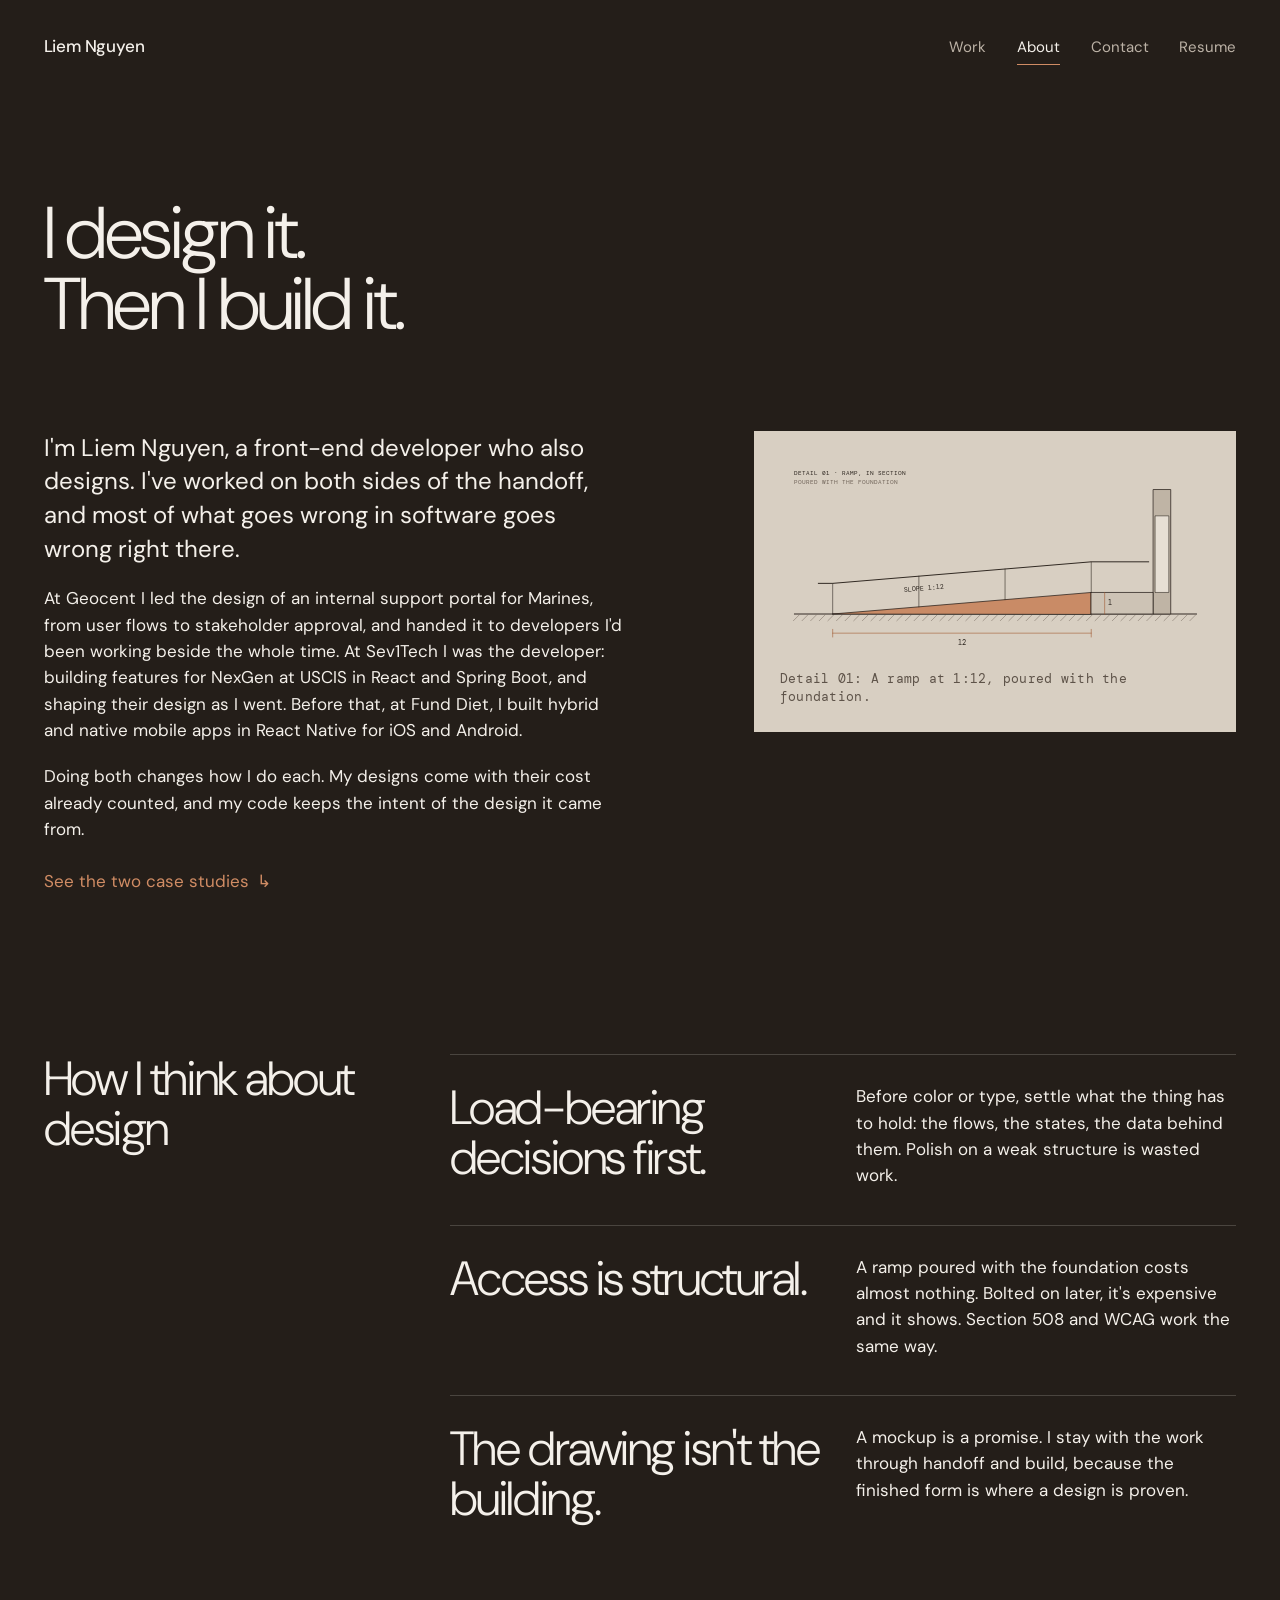
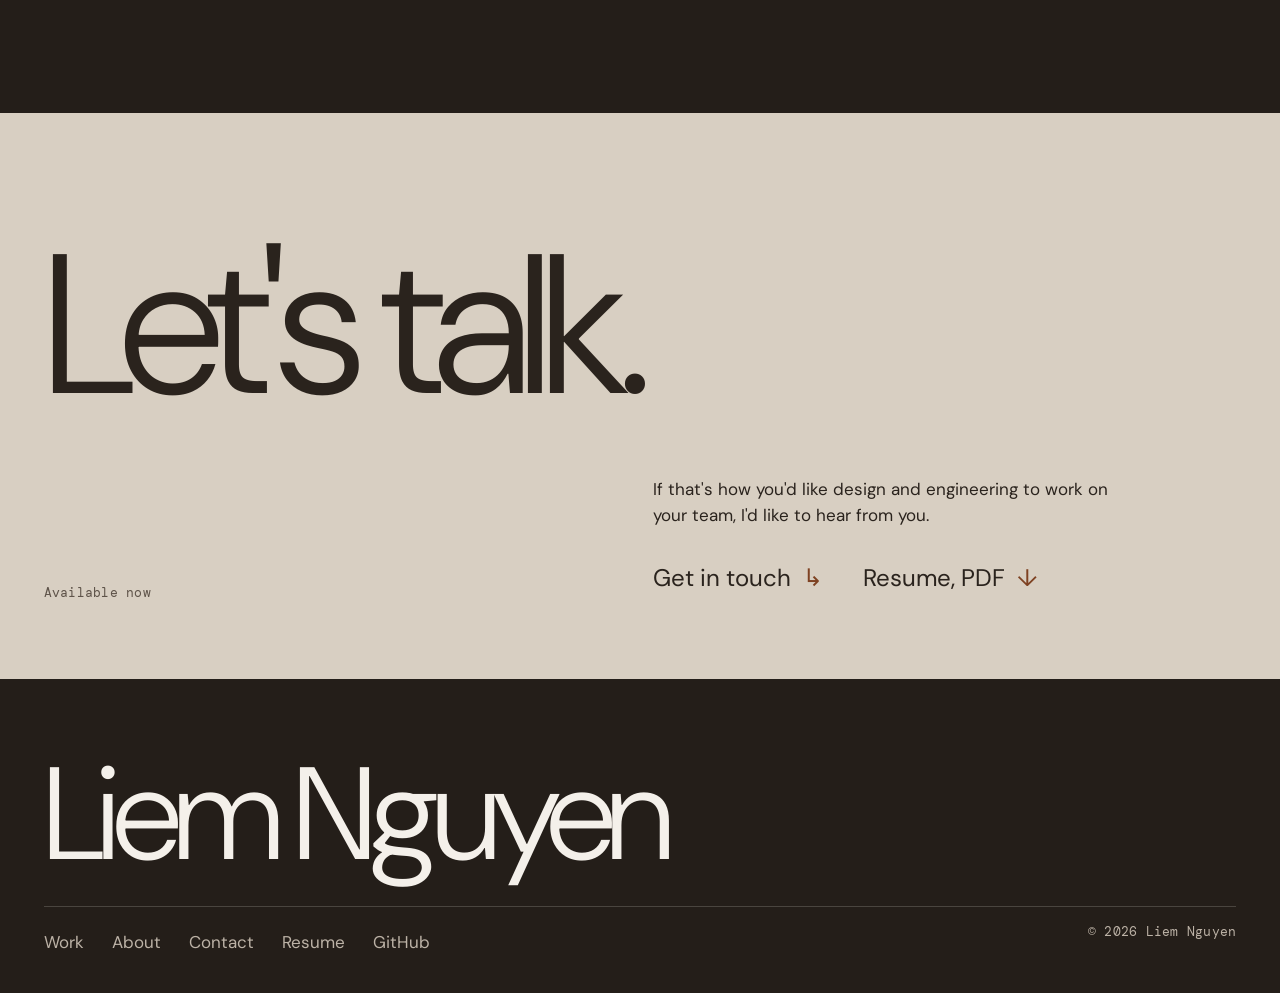
<file: about.html>
<!doctype html>
<html lang="en">
<head>
  <meta charset="utf-8">
  <meta name="viewport" content="width=device-width, initial-scale=1">
  <title>About · Liem Nguyen</title>
  <meta name="description" content="Liem Nguyen designs software and then builds it. How he thinks about design, structure and accessibility.">
  <meta name="theme-color" content="#241E19">
  <link rel="icon" href="assets/favicon.svg" type="image/svg+xml">
  <link rel="preconnect" href="https://fonts.googleapis.com">
  <link rel="preconnect" href="https://fonts.gstatic.com" crossorigin>
  <link rel="stylesheet" href="https://fonts.googleapis.com/css2?family=DM+Mono:wght@400&family=DM+Sans:opsz,wght@9..40,200..600&display=swap">
  <link rel="stylesheet" href="assets/css/site.css">
  <script src="assets/js/site.js" defer></script>
</head>
<body>
  <a class="skip" href="#main">Skip to content</a>
  <header class="site-header">
    <a class="wordmark" href="index.html">Liem Nguyen</a>
    <nav class="nav" aria-label="Primary">
      <a href="work.html">Work</a>
      <a href="about.html" aria-current="page">About</a>
      <a href="contact.html">Contact</a>
      <a href="resume.html">Resume</a>
    </nav>
  </header>

  <main id="main" class="wrap">
    <div class="page-head grid" data-reveal>
      <h1 class="display"><span>I design it.</span><span>Then I build it.</span></h1>
    </div>

    <div class="grid about-body">
      <div class="prose" data-reveal>
        <p>I'm Liem Nguyen, a front-end developer who also designs. I've worked on both sides of the handoff, and most of what goes wrong in software goes wrong right there.</p>
        <p>At Geocent I led the design of an internal support portal for Marines, from user flows to stakeholder approval, and handed it to developers I'd been working beside the whole time. At Sev1Tech I was the developer: building features for NexGen at USCIS in React and Spring Boot, and shaping their design as I went. Before that, at Fund Diet, I built hybrid and native mobile apps in React Native for iOS and Android.</p>
        <p>Doing both changes how I do each. My designs come with their cost already counted, and my code keeps the intent of the design it came from.</p>
        <p><a class="link" href="work.html">See the two case studies <span class="arrow" aria-hidden="true">↳</span></a></p>
      </div>
      <figure class="plate on-paper plate-reveal">
        <!--fig:ramp--><svg class="drawing drawing--ramp" viewBox="0 0 900 420" role="img" aria-label="Section drawing of an accessible ramp rising at a slope of 1 to 12 to a level landing and a doorway, with a continuous handrail." preserveAspectRatio="xMidYMid meet" font-family="'DM Mono', ui-monospace, monospace"><g fill="none" stroke="#2A231D" stroke-width="1.2" stroke-linejoin="round" stroke-linecap="round"><line x1="30" y1="330" x2="870" y2="330" stroke-width="2"/><line x1="40" y1="332" x2="28" y2="344" stroke="#6E6257" stroke-width="1"/><line x1="58" y1="332" x2="46" y2="344" stroke="#6E6257" stroke-width="1"/><line x1="76" y1="332" x2="64" y2="344" stroke="#6E6257" stroke-width="1"/><line x1="94" y1="332" x2="82" y2="344" stroke="#6E6257" stroke-width="1"/><line x1="112" y1="332" x2="100" y2="344" stroke="#6E6257" stroke-width="1"/><line x1="130" y1="332" x2="118" y2="344" stroke="#6E6257" stroke-width="1"/><line x1="148" y1="332" x2="136" y2="344" stroke="#6E6257" stroke-width="1"/><line x1="166" y1="332" x2="154" y2="344" stroke="#6E6257" stroke-width="1"/><line x1="184" y1="332" x2="172" y2="344" stroke="#6E6257" stroke-width="1"/><line x1="202" y1="332" x2="190" y2="344" stroke="#6E6257" stroke-width="1"/><line x1="220" y1="332" x2="208" y2="344" stroke="#6E6257" stroke-width="1"/><line x1="238" y1="332" x2="226" y2="344" stroke="#6E6257" stroke-width="1"/><line x1="256" y1="332" x2="244" y2="344" stroke="#6E6257" stroke-width="1"/><line x1="274" y1="332" x2="262" y2="344" stroke="#6E6257" stroke-width="1"/><line x1="292" y1="332" x2="280" y2="344" stroke="#6E6257" stroke-width="1"/><line x1="310" y1="332" x2="298" y2="344" stroke="#6E6257" stroke-width="1"/><line x1="328" y1="332" x2="316" y2="344" stroke="#6E6257" stroke-width="1"/><line x1="346" y1="332" x2="334" y2="344" stroke="#6E6257" stroke-width="1"/><line x1="364" y1="332" x2="352" y2="344" stroke="#6E6257" stroke-width="1"/><line x1="382" y1="332" x2="370" y2="344" stroke="#6E6257" stroke-width="1"/><line x1="400" y1="332" x2="388" y2="344" stroke="#6E6257" stroke-width="1"/><line x1="418" y1="332" x2="406" y2="344" stroke="#6E6257" stroke-width="1"/><line x1="436" y1="332" x2="424" y2="344" stroke="#6E6257" stroke-width="1"/><line x1="454" y1="332" x2="442" y2="344" stroke="#6E6257" stroke-width="1"/><line x1="472" y1="332" x2="460" y2="344" stroke="#6E6257" stroke-width="1"/><line x1="490" y1="332" x2="478" y2="344" stroke="#6E6257" stroke-width="1"/><line x1="508" y1="332" x2="496" y2="344" stroke="#6E6257" stroke-width="1"/><line x1="526" y1="332" x2="514" y2="344" stroke="#6E6257" stroke-width="1"/><line x1="544" y1="332" x2="532" y2="344" stroke="#6E6257" stroke-width="1"/><line x1="562" y1="332" x2="550" y2="344" stroke="#6E6257" stroke-width="1"/><line x1="580" y1="332" x2="568" y2="344" stroke="#6E6257" stroke-width="1"/><line x1="598" y1="332" x2="586" y2="344" stroke="#6E6257" stroke-width="1"/><line x1="616" y1="332" x2="604" y2="344" stroke="#6E6257" stroke-width="1"/><line x1="634" y1="332" x2="622" y2="344" stroke="#6E6257" stroke-width="1"/><line x1="652" y1="332" x2="640" y2="344" stroke="#6E6257" stroke-width="1"/><line x1="670" y1="332" x2="658" y2="344" stroke="#6E6257" stroke-width="1"/><line x1="688" y1="332" x2="676" y2="344" stroke="#6E6257" stroke-width="1"/><line x1="706" y1="332" x2="694" y2="344" stroke="#6E6257" stroke-width="1"/><line x1="724" y1="332" x2="712" y2="344" stroke="#6E6257" stroke-width="1"/><line x1="742" y1="332" x2="730" y2="344" stroke="#6E6257" stroke-width="1"/><line x1="760" y1="332" x2="748" y2="344" stroke="#6E6257" stroke-width="1"/><line x1="778" y1="332" x2="766" y2="344" stroke="#6E6257" stroke-width="1"/><line x1="796" y1="332" x2="784" y2="344" stroke="#6E6257" stroke-width="1"/><line x1="814" y1="332" x2="802" y2="344" stroke="#6E6257" stroke-width="1"/><line x1="832" y1="332" x2="820" y2="344" stroke="#6E6257" stroke-width="1"/><line x1="850" y1="332" x2="838" y2="344" stroke="#6E6257" stroke-width="1"/><line x1="868" y1="332" x2="856" y2="344" stroke="#6E6257" stroke-width="1"/><polygon points="110,330 650,285 650,330" fill="#C98B66" stroke-width="1.6"/><rect x="650" y="285" width="130" height="45" fill="#CDC3B5" stroke-width="1.6"/><rect x="780" y="70" width="36" height="260" fill="#BFB4A5" stroke-width="1.6"/><rect x="784" y="125" width="28" height="160" fill="#E6DFD4"/><polyline points="80,266 110,266 650,221 770,221" stroke-width="2"/><line x1="110" y1="330" x2="110" y2="266"/><line x1="290" y1="315" x2="290" y2="251"/><line x1="470" y1="300" x2="470" y2="236"/><line x1="650" y1="285" x2="650" y2="221"/><g stroke="#A0582F"><line x1="110" y1="370" x2="650" y2="370"/><line x1="110" y1="362" x2="110" y2="378"/><line x1="650" y1="362" x2="650" y2="378"/><line x1="678" y1="330" x2="678" y2="285" stroke="#A0582F"/></g><text x="380" y="394" font-size="14" text-anchor="middle" fill="#2A231D" stroke="none">12</text><text x="686" y="312" font-size="14" fill="#2A231D" stroke="none">1</text><text x="260" y="284" font-size="14" fill="#2A231D" stroke="none" transform="rotate(-4.8 260 284)">SLOPE 1:12</text><text x="30" y="40" font-size="13" fill="#2A231D" stroke="none">DETAIL 01 · RAMP, IN SECTION</text><text x="30" y="58" font-size="12" fill="#6E6257" stroke="none">POURED WITH THE FOUNDATION</text></g></svg><!--/fig:ramp-->
        <figcaption class="label">Detail 01: A ramp at 1:12, poured with the foundation.</figcaption>
      </figure>
    </div>

    <section class="grid principles" aria-labelledby="pov-title">
      <div class="principles__head" data-reveal>
        <h2 id="pov-title" class="h2">How I think about design</h2>
      </div>
      <ol data-reveal>
        <li>
          <h3>Load-bearing decisions first.</h3>
          <p>Before color or type, settle what the thing has to hold: the flows, the states, the data behind them. Polish on a weak structure is wasted work.</p>
        </li>
        <li>
          <h3>Access is structural.</h3>
          <p>A ramp poured with the foundation costs almost nothing. Bolted on later, it's expensive and it shows. Section 508 and WCAG work the same way.</p>
        </li>
        <li>
          <h3>The drawing isn't the building.</h3>
          <p>A mockup is a promise. I stay with the work through handoff and build, because the finished form is where a design is proven.</p>
        </li>
      </ol>
    </section>
  </main>

  <section class="closing on-paper" aria-labelledby="cta-title">
    <div class="wrap grid">
      <h2 id="cta-title" class="monument" data-reveal><span>Let's talk.</span></h2>
      <p class="label">Available now</p>
      <div class="closing__body" data-reveal>
        <p>If that's how you'd like design and engineering to work on your team, I'd like to hear from you.</p>
        <div class="closing__links">
          <a class="link" href="contact.html">Get in touch <span class="arrow" aria-hidden="true">↳</span></a>
          <a class="link" href="assets/Liem-Nguyen-Resume.pdf" download>Resume, PDF <span class="arrow" aria-hidden="true">↓</span></a>
        </div>
      </div>
    </div>
  </section>

  <footer class="site-footer">
    <p class="site-footer__name" aria-hidden="true">Liem Nguyen</p>
    <div class="site-footer__row">
      <ul aria-label="Footer">
        <li><a href="work.html">Work</a></li>
        <li><a href="about.html">About</a></li>
        <li><a href="contact.html">Contact</a></li>
        <li><a href="resume.html">Resume</a></li>
        <li><a href="https://github.com/leithemaster">GitHub</a></li>
      </ul>
      <p class="label">© 2026 Liem Nguyen</p>
    </div>
  </footer>
</body>
</html>
</file>
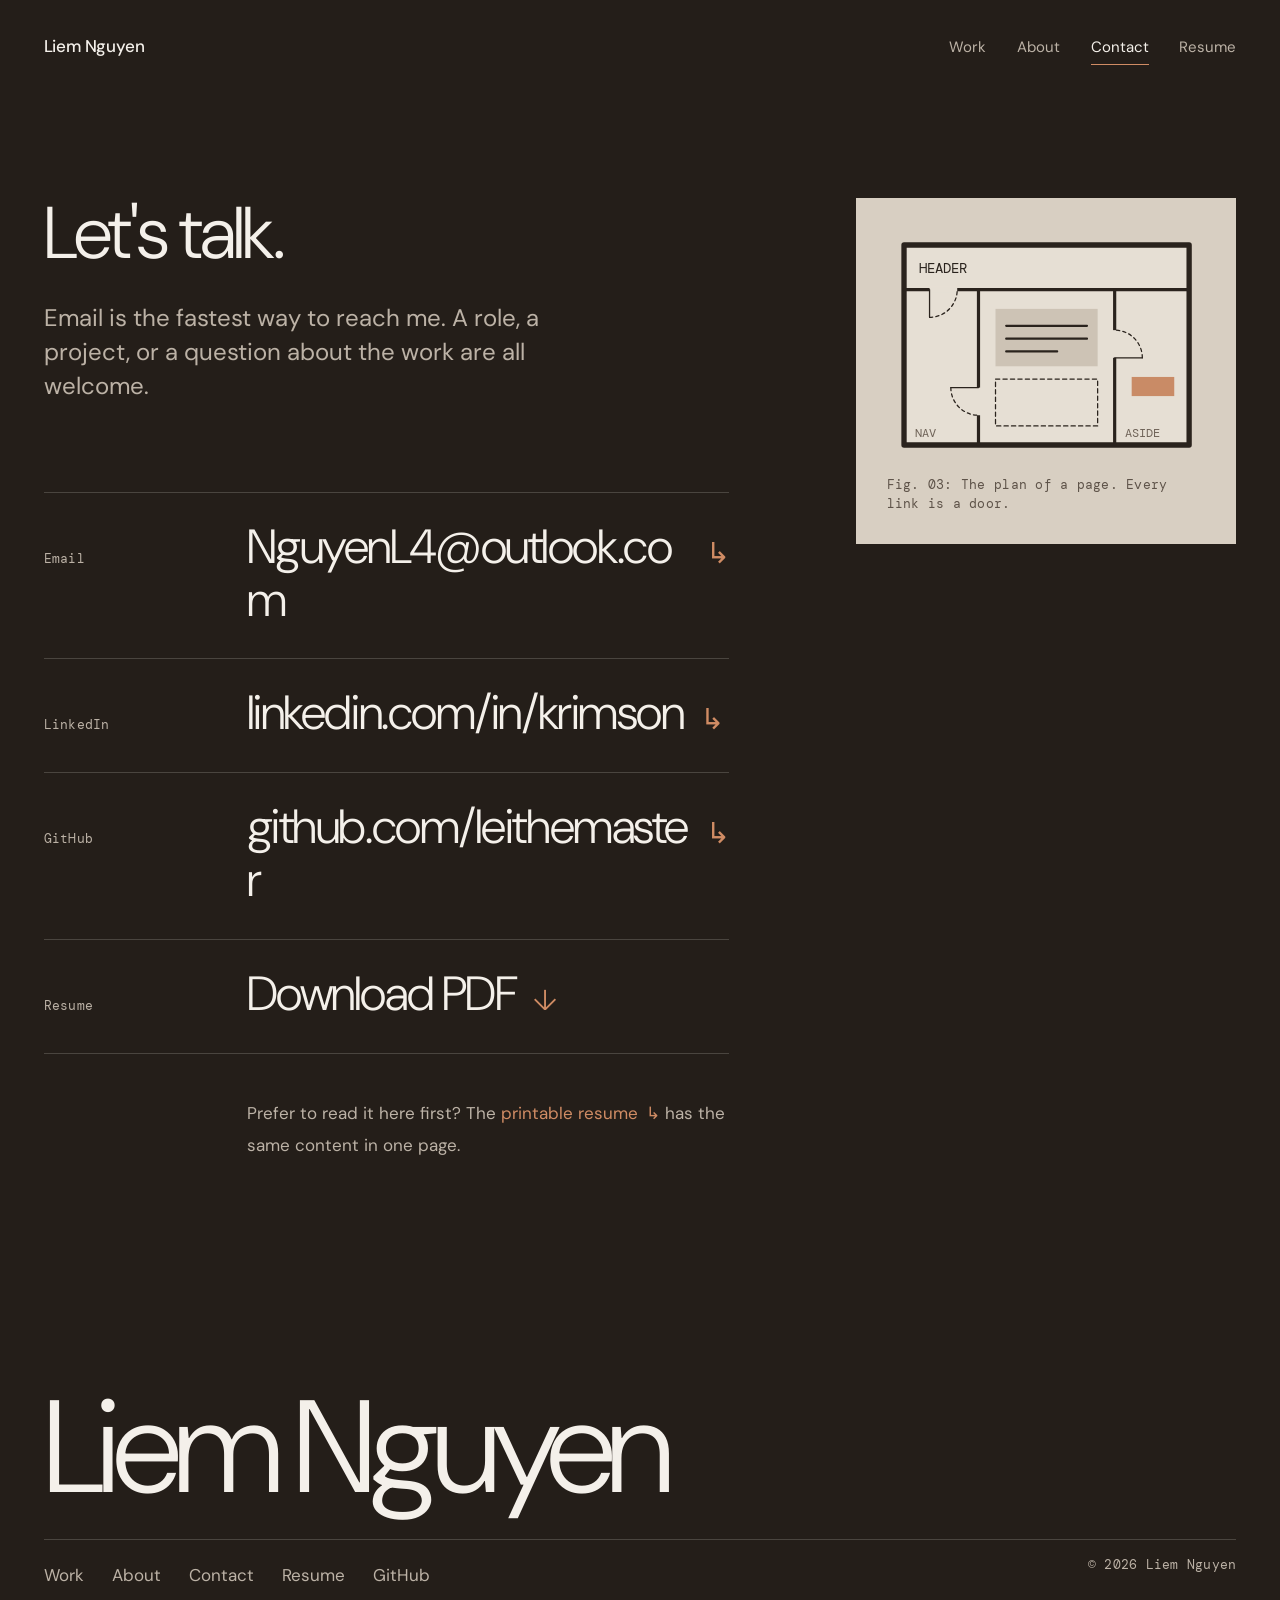
<file: contact.html>
<!doctype html>
<html lang="en">
<head>
  <meta charset="utf-8">
  <meta name="viewport" content="width=device-width, initial-scale=1">
  <title>Contact · Liem Nguyen</title>
  <meta name="description" content="Contact Liem Nguyen, front-end developer and UX designer. Email, LinkedIn, GitHub and a PDF resume.">
  <meta name="theme-color" content="#241E19">
  <link rel="icon" href="assets/favicon.svg" type="image/svg+xml">
  <link rel="preconnect" href="https://fonts.googleapis.com">
  <link rel="preconnect" href="https://fonts.gstatic.com" crossorigin>
  <link rel="stylesheet" href="https://fonts.googleapis.com/css2?family=DM+Mono:wght@400&family=DM+Sans:opsz,wght@9..40,200..600&display=swap">
  <link rel="stylesheet" href="assets/css/site.css">
  <script src="assets/js/site.js" defer></script>
</head>
<body>
  <a class="skip" href="#main">Skip to content</a>
  <header class="site-header">
    <a class="wordmark" href="index.html">Liem Nguyen</a>
    <nav class="nav" aria-label="Primary">
      <a href="work.html">Work</a>
      <a href="about.html">About</a>
      <a href="contact.html" aria-current="page">Contact</a>
      <a href="resume.html">Resume</a>
    </nav>
  </header>

  <main id="main" class="wrap grid contact-layout">
    <div class="contact-layout__main">
    <div class="page-head grid" data-reveal>
      <h1 class="display"><span>Let's talk.</span></h1>
      <p class="lead">Email is the fastest way to reach me. A role, a project, or a question about the work are all welcome.</p>
    </div>

    <ul class="contact-list" data-reveal>
      <li>
        <span class="label">Email</span>
        <span class="value"><a href="mailto:NguyenL4@outlook.com?subject=Hello%20Liem">NguyenL4@outlook.com <span class="arrow" aria-hidden="true">↳</span></a></span>
      </li>
      <li>
        <span class="label">LinkedIn</span>
        <span class="value"><a href="https://www.linkedin.com/in/krimson/">linkedin.com/in/krimson <span class="arrow" aria-hidden="true">↳</span></a></span>
      </li>
      <li>
        <span class="label">GitHub</span>
        <span class="value"><a href="https://github.com/leithemaster">github.com/leithemaster <span class="arrow" aria-hidden="true">↳</span></a></span>
      </li>
      <li>
        <span class="label">Resume</span>
        <span class="value"><a href="assets/Liem-Nguyen-Resume.pdf" download>Download PDF <span class="arrow" aria-hidden="true">↓</span></a></span>
      </li>
    </ul>

    <div class="grid contact-note" data-reveal>
      <p class="soft">Prefer to read it here first? The <a class="link" href="resume.html">printable resume <span class="arrow" aria-hidden="true">↳</span></a> has the same content in one page.</p>
    </div>
    </div>
    <figure class="contact-layout__plate on-paper plate-reveal">
      <!--fig:thumb--><svg class="drawing drawing--thumb" viewBox="0 0 300 220" role="img" aria-label="A screen layout drawn as a floor plan: header, navigation, content and aside as rooms, with links drawn as doors." preserveAspectRatio="xMidYMid meet" font-family="'DM Mono', ui-monospace, monospace"><g fill="none" stroke="#2A231D" stroke-width="1.2" stroke-linejoin="round" stroke-linecap="round"><rect x="16" y="16" width="268" height="188" fill="#E6DFD4" stroke-width="5"/><line x1="16" y1="58" x2="284" y2="58" stroke-width="3"/><line x1="86" y1="58" x2="86" y2="204" stroke-width="3"/><line x1="214" y1="58" x2="214" y2="204" stroke-width="3"/><rect x="40" y="55" width="26" height="6" fill="#E6DFD4" stroke="none"/><path d="M40,84 A26,26 0 0 0 66,58" stroke-dasharray="3 3"/><line x1="40" y1="58" x2="40" y2="84"/><rect x="83" y="150" width="6" height="26" fill="#E6DFD4" stroke="none"/><path d="M60,150 A26,26 0 0 0 86,176" stroke-dasharray="3 3"/><line x1="86" y1="150" x2="60" y2="150"/><rect x="211" y="96" width="6" height="26" fill="#E6DFD4" stroke="none"/><path d="M240,122 A26,26 0 0 0 214,96" stroke-dasharray="3 3"/><line x1="214" y1="122" x2="240" y2="122"/><rect x="102" y="76" width="96" height="54" fill="#CDC3B5" stroke="none"/><line x1="112" y1="92" x2="188" y2="92" stroke-width="2"/><line x1="112" y1="104" x2="188" y2="104" stroke-width="2"/><line x1="112" y1="116" x2="160" y2="116" stroke-width="2"/><rect x="102" y="142" width="96" height="44" fill="none" stroke-dasharray="4 3"/><rect x="230" y="140" width="40" height="18" fill="#C98B66" stroke="none"/><text x="30" y="42" font-size="13" fill="#2A231D" stroke="none">HEADER</text><text x="26" y="196" font-size="11" fill="#6E6257" stroke="none">NAV</text><text x="224" y="196" font-size="11" fill="#6E6257" stroke="none">ASIDE</text></g></svg><!--/fig:thumb-->
      <figcaption class="label">Fig. 03: The plan of a page. Every link is a door.</figcaption>
    </figure>
  </main>

  <footer class="site-footer" style="margin-top: var(--section)">
    <p class="site-footer__name" aria-hidden="true">Liem Nguyen</p>
    <div class="site-footer__row">
      <ul aria-label="Footer">
        <li><a href="work.html">Work</a></li>
        <li><a href="about.html">About</a></li>
        <li><a href="contact.html">Contact</a></li>
        <li><a href="resume.html">Resume</a></li>
        <li><a href="https://github.com/leithemaster">GitHub</a></li>
      </ul>
      <p class="label">© 2026 Liem Nguyen</p>
    </div>
  </footer>
</body>
</html>
</file>
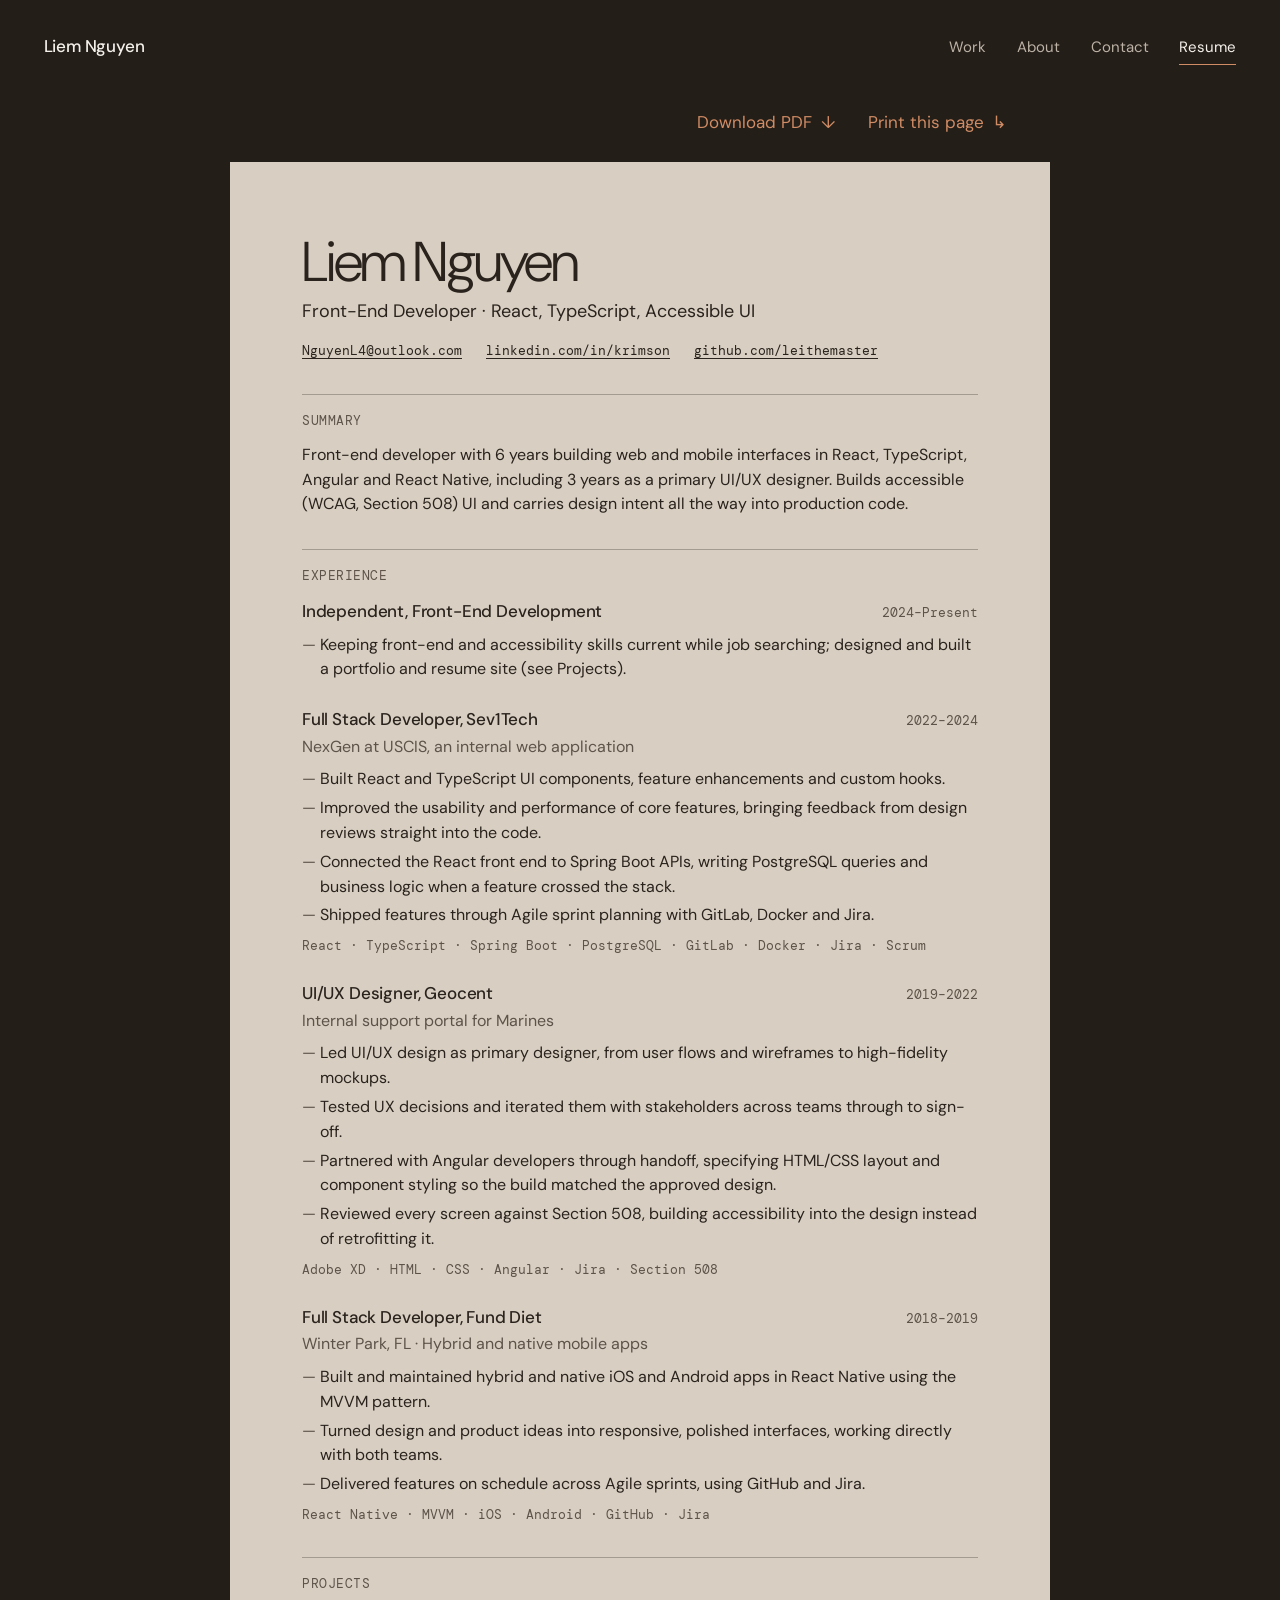
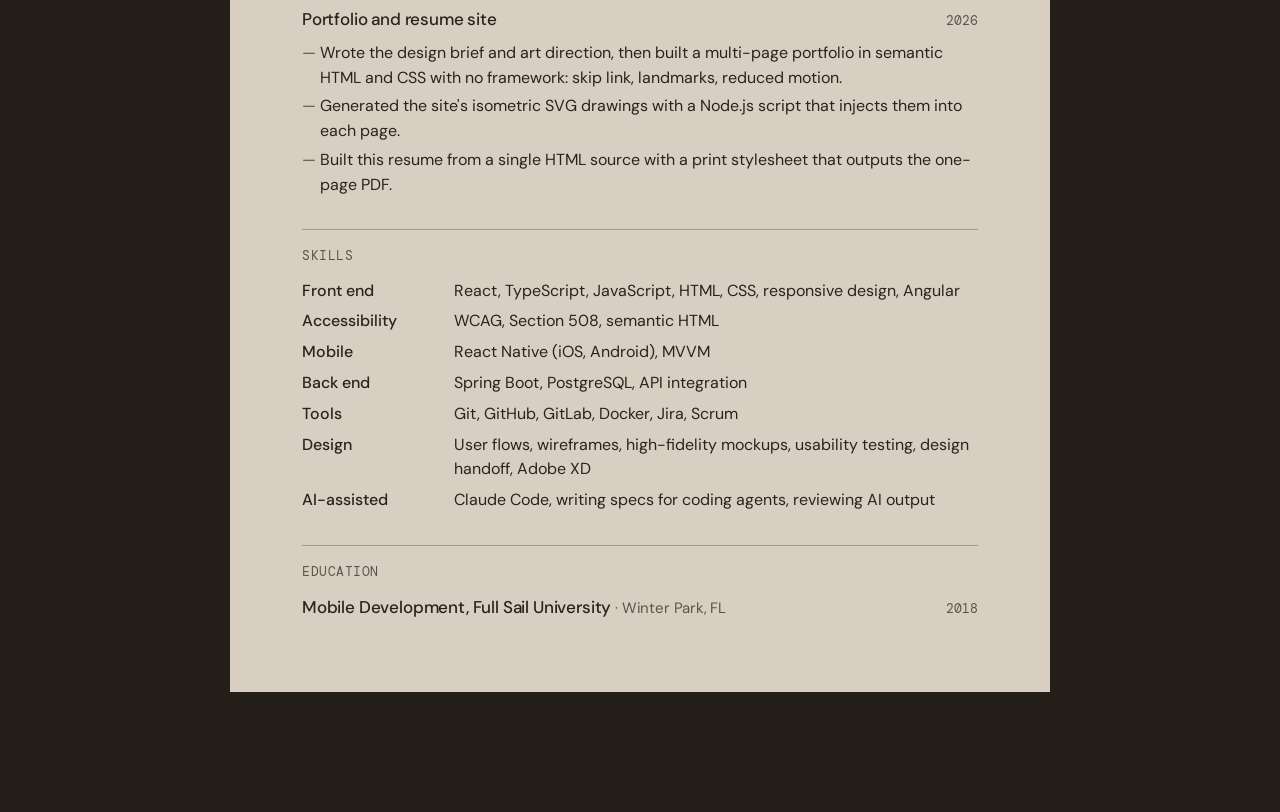
<file: resume.html>
<!doctype html>
<html lang="en">
  <head>
    <meta charset="utf-8" />
    <meta name="viewport" content="width=device-width, initial-scale=1" />
    <title>Resume · Liem Nguyen</title>
    <meta
      name="description"
      content="Resume of Liem Nguyen, front-end developer: React, TypeScript and accessible UI."
    />
    <meta name="theme-color" content="#241E19" />
    <link rel="icon" href="assets/favicon.svg" type="image/svg+xml" />
    <link rel="preconnect" href="https://fonts.googleapis.com" />
    <link rel="preconnect" href="https://fonts.gstatic.com" crossorigin />
    <link
      rel="stylesheet"
      href="https://fonts.googleapis.com/css2?family=DM+Mono:wght@400&family=DM+Sans:opsz,wght@9..40,200..600&display=swap"
    />
    <link rel="stylesheet" href="assets/css/site.css" />
    <link rel="stylesheet" href="assets/css/resume.css" />
  </head>
  <body class="resume-page">
    <a class="skip" href="#main">Skip to content</a>
    <header class="site-header no-print">
      <a class="wordmark" href="index.html">Liem Nguyen</a>
      <nav class="nav" aria-label="Primary">
        <a href="work.html">Work</a>
        <a href="about.html">About</a>
        <a href="contact.html">Contact</a>
        <a href="resume.html" aria-current="page">Resume</a>
      </nav>
    </header>

    <div class="resume-tools no-print wrap">
      <a class="link" href="assets/Liem-Nguyen-Resume.pdf" download
        >Download PDF <span class="arrow" aria-hidden="true">↓</span></a
      >
      <button type="button" class="link print-btn" onclick="window.print()">
        Print this page <span class="arrow" aria-hidden="true">↳</span>
      </button>
    </div>

    <main id="main" class="resume on-paper">
      <header class="resume__head">
        <h1>Liem Nguyen</h1>
        <p class="resume__title">Front-End Developer · React, TypeScript, Accessible UI</p>
        <ul class="resume__contact">
          <li><a href="mailto:NguyenL4@outlook.com">NguyenL4@outlook.com</a></li>
          <li><a href="https://www.linkedin.com/in/krimson/">linkedin.com/in/krimson</a></li>
          <li><a href="https://github.com/leithemaster">github.com/leithemaster</a></li>
        </ul>
      </header>

      <section class="resume__block" aria-labelledby="r-summary">
        <h2 id="r-summary">Summary</h2>
        <p>
          Front-end developer with 6 years building web and mobile interfaces in React,
          TypeScript, Angular and React Native, including 3 years as a primary UI/UX designer.
          Builds accessible (WCAG, Section 508) UI and carries design intent all the way into
          production code.
        </p>
      </section>

      <section class="resume__block" aria-labelledby="r-exp">
        <h2 id="r-exp">Experience</h2>

        <article class="job">
          <div class="job__head">
            <h3>Independent, Front-End Development</h3>
            <p class="job__when">2024–Present</p>
          </div>
          <ul>
            <li>
              Keeping front-end and accessibility skills current while job searching; designed
              and built a portfolio and resume site (see Projects).
            </li>
          </ul>
        </article>

        <article class="job">
          <div class="job__head">
            <h3>Full Stack Developer, Sev1Tech</h3>
            <p class="job__when">2022–2024</p>
          </div>
          <p class="job__proj">NexGen at USCIS, an internal web application</p>
          <ul>
            <li>
              Built React and TypeScript UI components, feature enhancements and custom
              hooks.
            </li>
            <li>
              Improved the usability and performance of core features, bringing feedback
              from design reviews straight into the code.
            </li>
            <li>
              Connected the React front end to Spring Boot APIs, writing PostgreSQL queries
              and business logic when a feature crossed the stack.
            </li>
            <li>
              Shipped features through Agile sprint planning with GitLab, Docker and Jira.
            </li>
          </ul>
          <p class="job__stack">
            React · TypeScript · Spring Boot · PostgreSQL · GitLab · Docker ·
            Jira · Scrum
          </p>
        </article>

        <article class="job">
          <div class="job__head">
            <h3>UI/UX Designer, Geocent</h3>
            <p class="job__when">2019–2022</p>
          </div>
          <p class="job__proj">Internal support portal for Marines</p>
          <ul>
            <li>
              Led UI/UX design as primary designer, from user flows and wireframes to
              high-fidelity mockups.
            </li>
            <li>
              Tested UX decisions and iterated them with stakeholders across teams through
              to sign-off.
            </li>
            <li>
              Partnered with Angular developers through handoff, specifying HTML/CSS layout
              and component styling so the build matched the approved design.
            </li>
            <li>
              Reviewed every screen against Section 508, building accessibility into the
              design instead of retrofitting it.
            </li>
          </ul>
          <p class="job__stack">
            Adobe XD · HTML · CSS · Angular · Jira · Section 508
          </p>
        </article>

        <article class="job">
          <div class="job__head">
            <h3>Full Stack Developer, Fund Diet</h3>
            <p class="job__when">2018–2019</p>
          </div>
          <p class="job__proj">Winter Park, FL · Hybrid and native mobile apps</p>
          <ul>
            <li>
              Built and maintained hybrid and native iOS and Android apps in React Native
              using the MVVM pattern.
            </li>
            <li>
              Turned design and product ideas into responsive, polished interfaces, working
              directly with both teams.
            </li>
            <li>
              Delivered features on schedule across Agile sprints, using GitHub and Jira.
            </li>
          </ul>
          <p class="job__stack">React Native · MVVM · iOS · Android · GitHub · Jira</p>
        </article>
      </section>

      <section class="resume__block" aria-labelledby="r-proj">
        <h2 id="r-proj">Projects</h2>
        <article class="job">
          <div class="job__head">
            <h3>Portfolio and resume site</h3>
            <p class="job__when">2026</p>
          </div>
          <ul>
            <li>
              Wrote the design brief and art direction, then built a multi-page portfolio in
              semantic HTML and CSS with no framework: skip link, landmarks, reduced motion.
            </li>
            <li>
              Generated the site's isometric SVG drawings with a Node.js script that injects
              them into each page.
            </li>
            <li>
              Built this resume from a single HTML source with a print stylesheet that
              outputs the one-page PDF.
            </li>
          </ul>
        </article>
      </section>

      <section class="resume__block resume__cols" aria-labelledby="r-skills">
        <h2 id="r-skills">Skills</h2>
        <dl>
          <div>
            <dt>Front end</dt>
            <dd>React, TypeScript, JavaScript, HTML, CSS, responsive design, Angular</dd>
          </div>
          <div>
            <dt>Accessibility</dt>
            <dd>WCAG, Section 508, semantic HTML</dd>
          </div>
          <div>
            <dt>Mobile</dt>
            <dd>React Native (iOS, Android), MVVM</dd>
          </div>
          <div>
            <dt>Back end</dt>
            <dd>Spring Boot, PostgreSQL, API integration</dd>
          </div>
          <div>
            <dt>Tools</dt>
            <dd>Git, GitHub, GitLab, Docker, Jira, Scrum</dd>
          </div>
          <div>
            <dt>Design</dt>
            <dd>
              User flows, wireframes, high-fidelity mockups, usability testing, design
              handoff, Adobe XD
            </dd>
          </div>
          <div>
            <dt>AI-assisted</dt>
            <dd>Claude Code, writing specs for coding agents, reviewing AI output</dd>
          </div>
        </dl>
      </section>

      <section class="resume__block" aria-labelledby="r-edu">
        <h2 id="r-edu">Education</h2>
        <article class="job">
          <div class="job__head">
            <h3>Mobile Development, Full Sail University <span class="job__proj">· Winter Park, FL</span></h3>
            <p class="job__when">2018</p>
          </div>
        </article>
      </section>
    </main>
  </body>
</html>
</file>
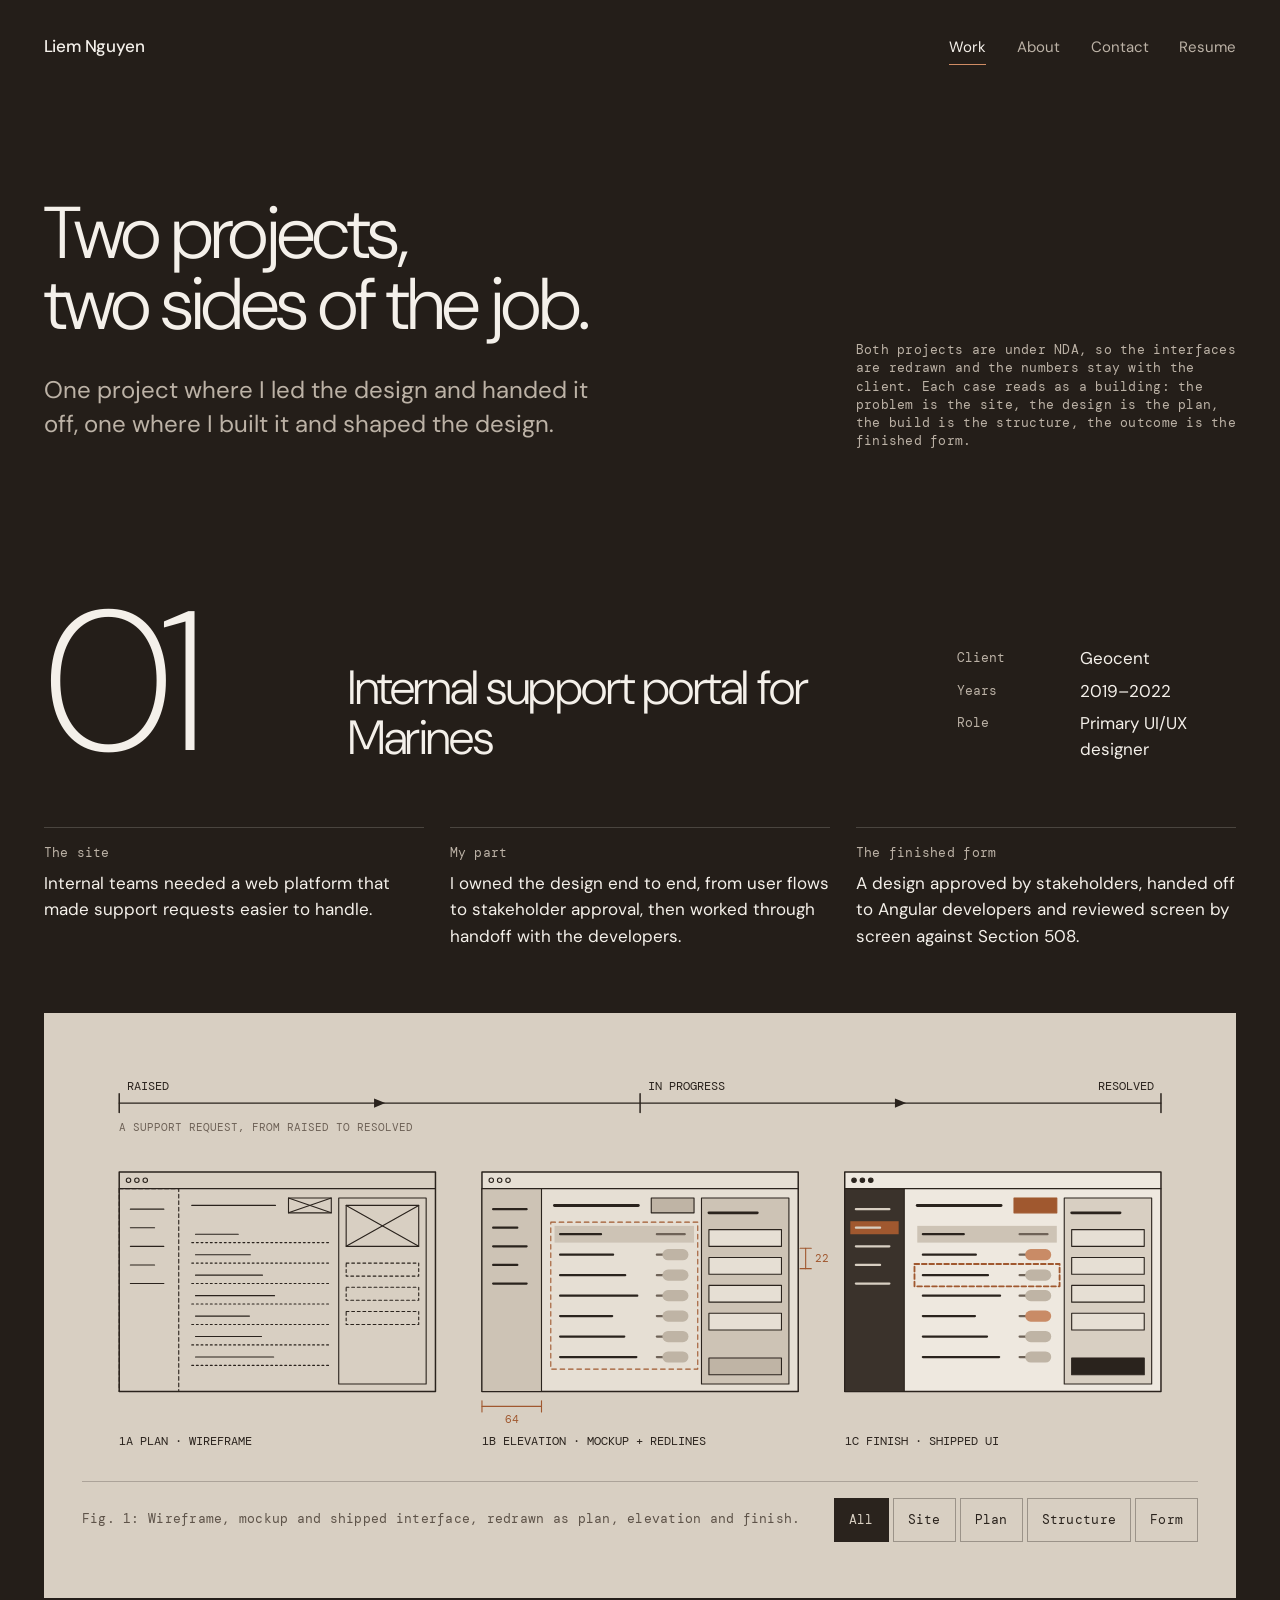
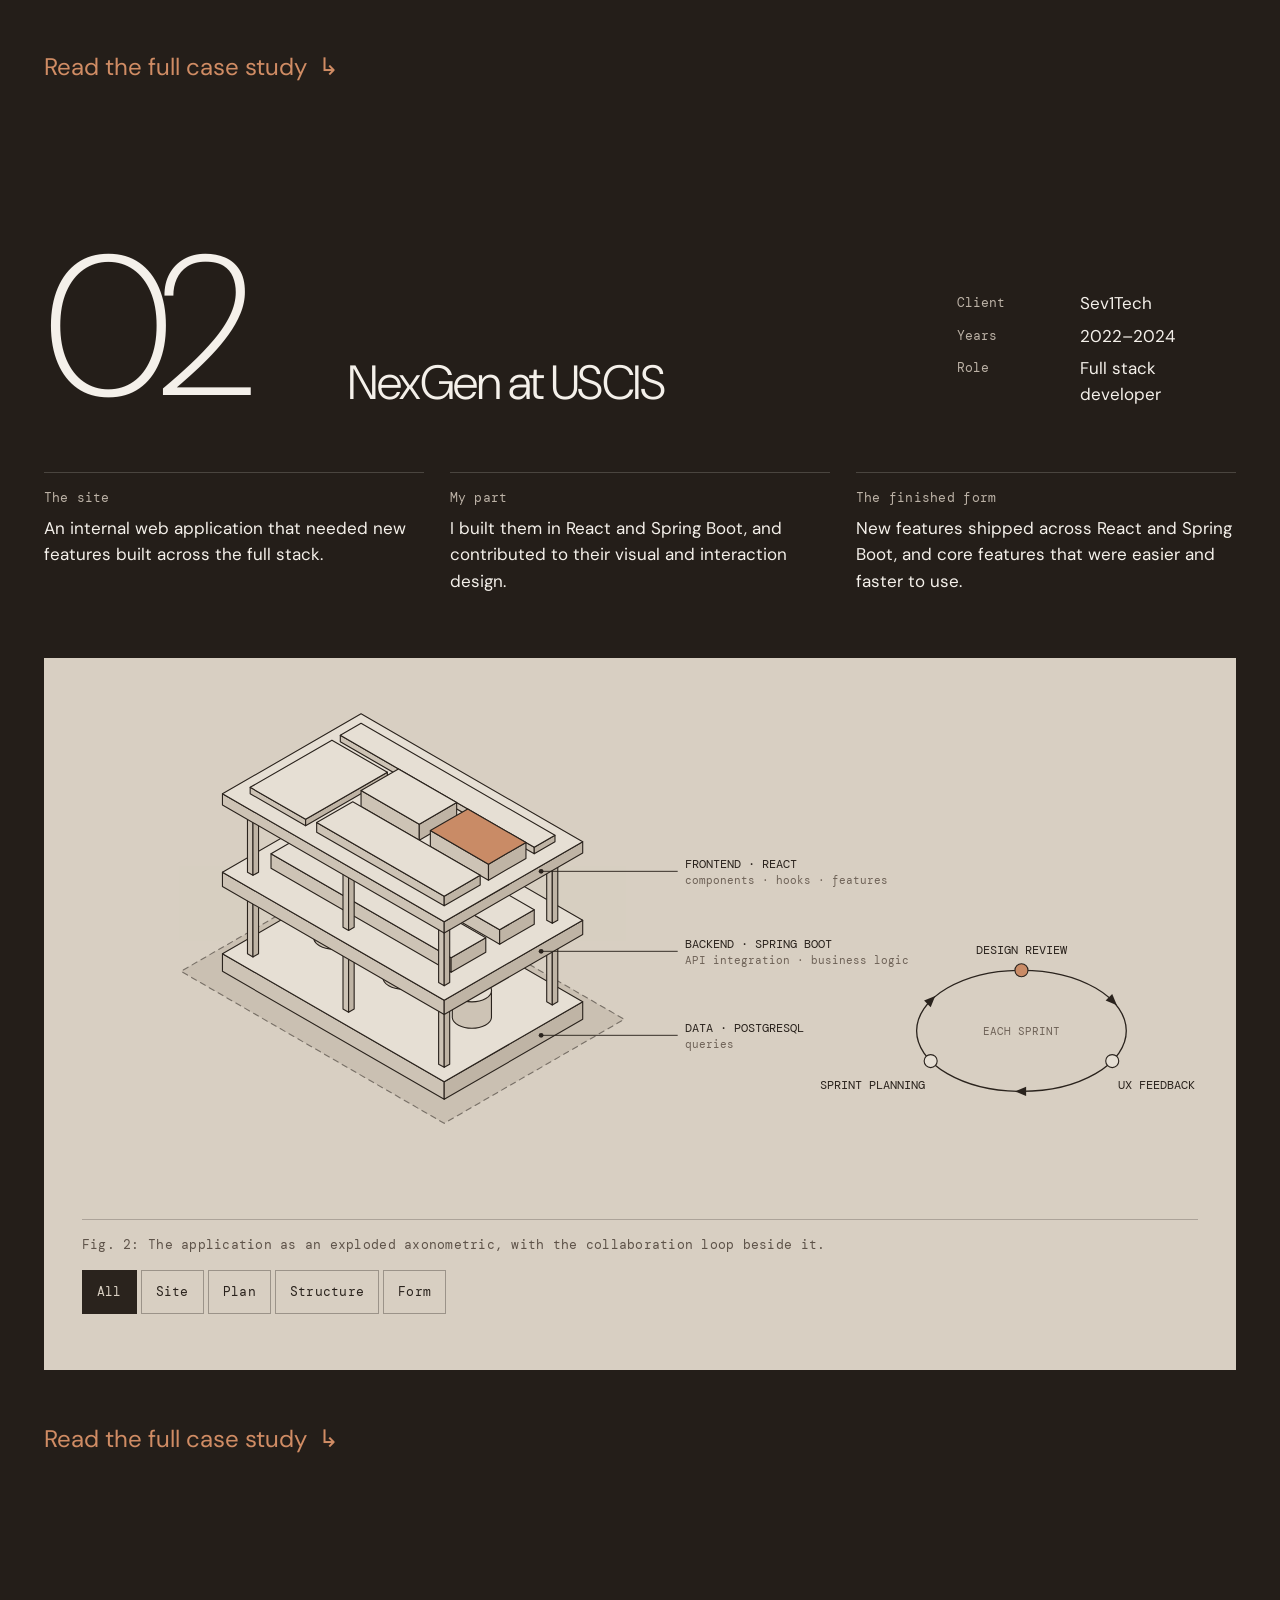
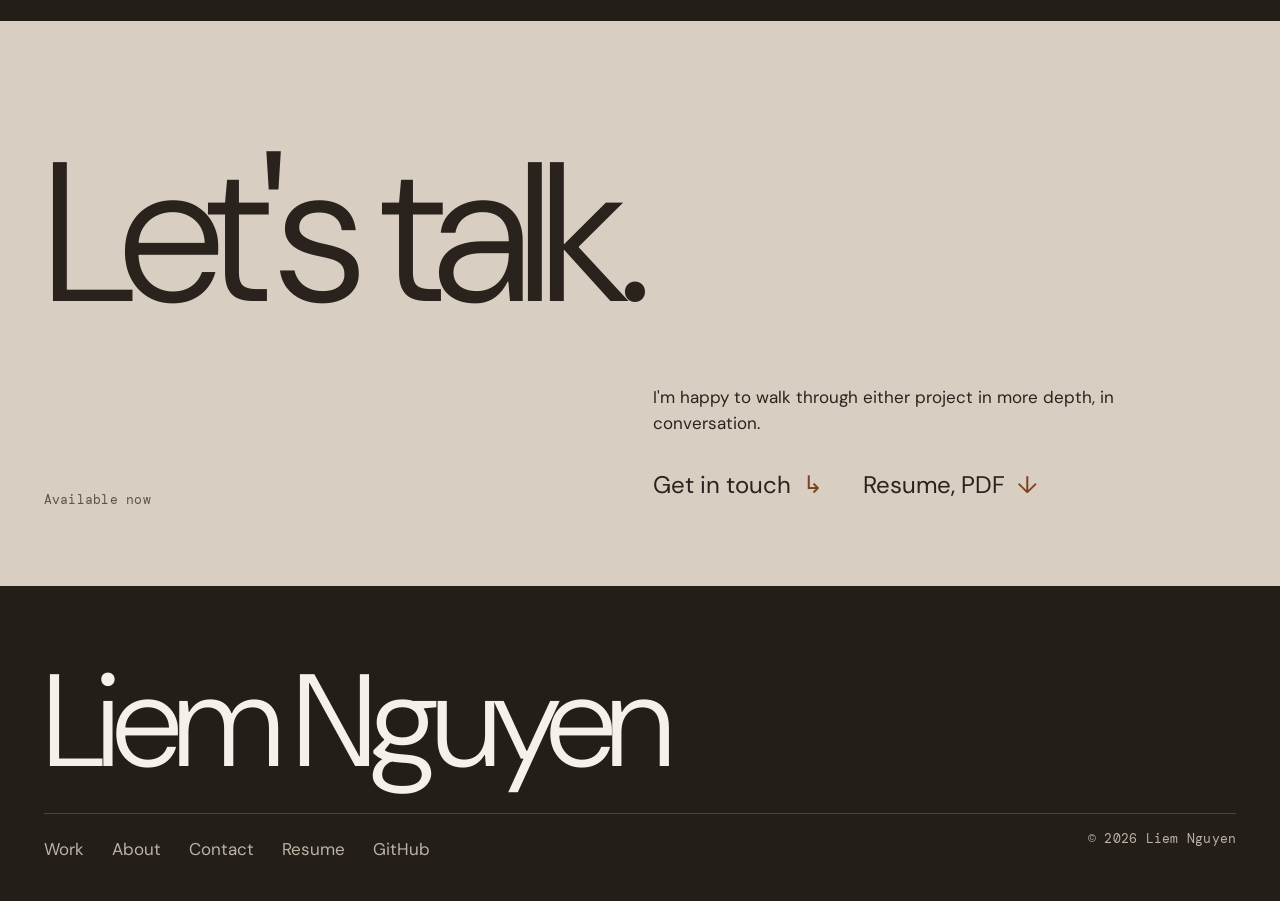
<file: work.html>
<!doctype html>
<html lang="en">
<head>
  <meta charset="utf-8">
  <meta name="viewport" content="width=device-width, initial-scale=1">
  <title>Work · Liem Nguyen</title>
  <meta name="description" content="Two case studies by Liem Nguyen: an internal support portal for Marines at Geocent, and NexGen at USCIS with Sev1Tech.">
  <meta name="theme-color" content="#241E19">
  <link rel="icon" href="assets/favicon.svg" type="image/svg+xml">
  <link rel="preconnect" href="https://fonts.googleapis.com">
  <link rel="preconnect" href="https://fonts.gstatic.com" crossorigin>
  <link rel="stylesheet" href="https://fonts.googleapis.com/css2?family=DM+Mono:wght@400&family=DM+Sans:opsz,wght@9..40,200..600&display=swap">
  <link rel="stylesheet" href="assets/css/site.css">
  <script src="assets/js/site.js" defer></script>
</head>
<body>
  <a class="skip" href="#main">Skip to content</a>
  <header class="site-header">
    <a class="wordmark" href="index.html">Liem Nguyen</a>
    <nav class="nav" aria-label="Primary">
      <a href="work.html" aria-current="page">Work</a>
      <a href="about.html">About</a>
      <a href="contact.html">Contact</a>
      <a href="resume.html">Resume</a>
    </nav>
  </header>

  <main id="main" class="wrap">
    <div class="page-head grid" data-reveal>
      <h1 class="display"><span>Two projects,</span><span>two sides of the job.</span></h1>
      <p class="lead">One project where I led the design and handed it off, one where I built it and shaped the design.</p>
      <p class="label">Both projects are under NDA, so the interfaces are redrawn and the numbers stay with the client. Each case reads as a building: the problem is the site, the design is the plan, the build is the structure, the outcome is the finished form.</p>
    </div>

    <!-- ===================================================== case 01 -->
    <article id="marines" class="case" aria-labelledby="c1-title">
      <div class="grid case__head" data-reveal>
        <p class="num" aria-hidden="true">01</p>
        <h2 id="c1-title" class="h2">Internal support portal for Marines</h2>
        <dl class="meta">
          <div><dt>Client</dt><dd>Geocent</dd></div>
          <div><dt>Years</dt><dd>2019–2022</dd></div>
          <div><dt>Role</dt><dd>Primary UI/UX designer</dd></div>
        </dl>
      </div>

      <dl class="grid case__summary" data-reveal>
        <div><dt class="label">The site</dt><dd>Internal teams needed a web platform that made support requests easier to handle.</dd></div>
        <div><dt class="label">My part</dt><dd>I owned the design end to end, from user flows to stakeholder approval, then worked through handoff with the developers.</dd></div>
        <div><dt class="label">The finished form</dt><dd>A design approved by stakeholders, handed off to Angular developers and reviewed screen by screen against Section 508.</dd></div>
      </dl>

      <figure id="sheet-marines" class="sheet on-paper plate-reveal">
        <div class="sheet__scroll" tabindex="0" role="region" aria-label="Figure 1 drawing">
        <!--fig:marines--><svg class="drawing drawing--wide" viewBox="0 0 1200 440" role="img" aria-label="Three drawings of a support request portal side by side: a wireframe, a high-fidelity mockup marked up with redline measurements for developers, and the shipped interface with a visible focus ring and status labels. Above them, a line traces a request from raised to resolved." preserveAspectRatio="xMidYMid meet" font-family="'DM Mono', ui-monospace, monospace"><g fill="none" stroke="#2A231D" stroke-width="1.2" stroke-linejoin="round" stroke-linecap="round"><g data-part="site"><line x1="40" y1="56" x2="1160" y2="56" stroke-width="1.4"/><line x1="40" y1="46" x2="40" y2="66" stroke-width="1.6"/><text x="48" y="42" text-anchor="start" font-size="13" fill="#2A231D" stroke="none">RAISED</text><line x1="600" y1="46" x2="600" y2="66" stroke-width="1.6"/><text x="608" y="42" text-anchor="start" font-size="13" fill="#2A231D" stroke="none">IN PROGRESS</text><line x1="1160" y1="46" x2="1160" y2="66" stroke-width="1.6"/><text x="1152" y="42" text-anchor="end" font-size="13" fill="#2A231D" stroke="none">RESOLVED</text><text x="40" y="86" font-size="12" fill="#6E6257" stroke="none">A SUPPORT REQUEST, FROM RAISED TO RESOLVED</text><polygon points="314,51 326,56 314,61" fill="#2A231D" stroke="none"/><polygon points="874,51 886,56 874,61" fill="#2A231D" stroke="none"/></g><g data-part="plan"><rect x="40" y="130" width="340" height="236" fill="#D8CFC2" stroke-width="1.6"/><line x1="40" y1="148" x2="380" y2="148"/><circle cx="50" cy="139" r="2.4" /><circle cx="59" cy="139" r="2.4" /><circle cx="68" cy="139" r="2.4" /><rect x="40" y="148" width="64" height="218" stroke-dasharray="4 3"/><line x1="52" y1="170" x2="88" y2="170" stroke="#2A231D" stroke-width="1.2"/><line x1="52" y1="190" x2="78" y2="190" stroke="#2A231D" stroke-width="1.2"/><line x1="52" y1="210" x2="88" y2="210" stroke="#2A231D" stroke-width="1.2"/><line x1="52" y1="230" x2="78" y2="230" stroke="#2A231D" stroke-width="1.2"/><line x1="52" y1="250" x2="88" y2="250" stroke="#2A231D" stroke-width="1.2"/><line x1="118" y1="166" x2="208" y2="166" stroke-width="1.2"/><rect x="222" y="158" width="46" height="16"/><line x1="222" y1="158" x2="268" y2="174"/><line x1="268" y1="158" x2="222" y2="174"/><line x1="118" y1="206" x2="268" y2="206" stroke-dasharray="2 3"/><line x1="122" y1="197" x2="168" y2="197"/><line x1="118" y1="228" x2="268" y2="228" stroke-dasharray="2 3"/><line x1="122" y1="219" x2="181" y2="219"/><line x1="118" y1="250" x2="268" y2="250" stroke-dasharray="2 3"/><line x1="122" y1="241" x2="194" y2="241"/><line x1="118" y1="272" x2="268" y2="272" stroke-dasharray="2 3"/><line x1="122" y1="263" x2="207" y2="263"/><line x1="118" y1="294" x2="268" y2="294" stroke-dasharray="2 3"/><line x1="122" y1="285" x2="180" y2="285"/><line x1="118" y1="316" x2="268" y2="316" stroke-dasharray="2 3"/><line x1="122" y1="307" x2="193" y2="307"/><line x1="118" y1="338" x2="268" y2="338" stroke-dasharray="2 3"/><line x1="122" y1="329" x2="206" y2="329"/><rect x="276" y="158" width="94" height="200"/><rect x="284" y="166" width="78" height="44"/><line x1="284" y1="166" x2="362" y2="210"/><line x1="362" y1="166" x2="284" y2="210"/><rect x="284" y="228" width="78" height="14" stroke-dasharray="3 3"/><rect x="284" y="254" width="78" height="14" stroke-dasharray="3 3"/><rect x="284" y="280" width="78" height="14" stroke-dasharray="3 3"/></g><g data-part="structure"><rect x="430" y="130" width="340" height="236" fill="#E6DFD4" stroke-width="1.6"/><line x1="430" y1="148" x2="770" y2="148"/><circle cx="440" cy="139" r="2.4" /><circle cx="449" cy="139" r="2.4" /><circle cx="458" cy="139" r="2.4" /><rect x="430" y="148" width="64" height="218" fill="#CDC3B5"/><line x1="442" y1="170" x2="478" y2="170" stroke="#2A231D" stroke-width="2.4"/><line x1="442" y1="190" x2="468" y2="190" stroke="#2A231D" stroke-width="2.4"/><line x1="442" y1="210" x2="478" y2="210" stroke="#2A231D" stroke-width="2.4"/><line x1="442" y1="230" x2="468" y2="230" stroke="#2A231D" stroke-width="2.4"/><line x1="442" y1="250" x2="478" y2="250" stroke="#2A231D" stroke-width="2.4"/><line x1="508" y1="166" x2="598" y2="166" stroke-width="3.2"/><rect x="612" y="158" width="46" height="16" fill="#BFB4A5" stroke="#2A231D"/><rect x="508" y="188" width="150" height="18" fill="#CDC3B5" stroke="none"/><line x1="514" y1="197" x2="558" y2="197" stroke-width="2.4"/><line x1="618" y1="197" x2="648" y2="197" stroke-width="2.4" stroke="#6E6257"/><line x1="514" y1="219" x2="571" y2="219" stroke-width="2.4"/><line x1="618" y1="219" x2="648" y2="219" stroke-width="2.4" stroke="#6E6257"/><rect x="624" y="213" width="28" height="12" rx="6" fill="#BFB4A5" stroke="none"/><line x1="514" y1="241" x2="584" y2="241" stroke-width="2.4"/><line x1="618" y1="241" x2="648" y2="241" stroke-width="2.4" stroke="#6E6257"/><rect x="624" y="235" width="28" height="12" rx="6" fill="#BFB4A5" stroke="none"/><line x1="514" y1="263" x2="597" y2="263" stroke-width="2.4"/><line x1="618" y1="263" x2="648" y2="263" stroke-width="2.4" stroke="#6E6257"/><rect x="624" y="257" width="28" height="12" rx="6" fill="#BFB4A5" stroke="none"/><line x1="514" y1="285" x2="570" y2="285" stroke-width="2.4"/><line x1="618" y1="285" x2="648" y2="285" stroke-width="2.4" stroke="#6E6257"/><rect x="624" y="279" width="28" height="12" rx="6" fill="#BFB4A5" stroke="none"/><line x1="514" y1="307" x2="583" y2="307" stroke-width="2.4"/><line x1="618" y1="307" x2="648" y2="307" stroke-width="2.4" stroke="#6E6257"/><rect x="624" y="301" width="28" height="12" rx="6" fill="#BFB4A5" stroke="none"/><line x1="514" y1="329" x2="596" y2="329" stroke-width="2.4"/><line x1="618" y1="329" x2="648" y2="329" stroke-width="2.4" stroke="#6E6257"/><rect x="624" y="323" width="28" height="12" rx="6" fill="#BFB4A5" stroke="none"/><rect x="666" y="158" width="94" height="200" fill="#CDC3B5"/><line x1="674" y1="174" x2="726" y2="174" stroke-width="3"/><rect x="674" y="192" width="78" height="18" fill="#E6DFD4"/><rect x="674" y="222" width="78" height="18" fill="#E6DFD4"/><rect x="674" y="252" width="78" height="18" fill="#E6DFD4"/><rect x="674" y="282" width="78" height="18" fill="#E6DFD4"/><rect x="674" y="330" width="78" height="18" fill="#BFB4A5"/><g stroke="#A0582F" stroke-width="1.2"><line x1="430" y1="382" x2="494" y2="382"/><line x1="430" y1="376" x2="430" y2="388"/><line x1="494" y1="376" x2="494" y2="388"/><text x="462" y="400" font-size="12" text-anchor="middle" fill="#A0582F" stroke="none">64</text><rect x="504" y="184" width="158" height="158" stroke-dasharray="5 4" fill="none"/><line x1="778" y1="212" x2="778" y2="234"/><line x1="772" y1="212" x2="784" y2="212"/><line x1="772" y1="234" x2="784" y2="234"/><text x="788" y="227" font-size="12" fill="#A0582F" stroke="none">22</text></g></g><g data-part="form"><rect x="820" y="130" width="340" height="236" fill="#EEE8DF" stroke-width="1.6"/><line x1="820" y1="148" x2="1160" y2="148"/><circle cx="830" cy="139" r="2.4" fill="#2A231D"/><circle cx="839" cy="139" r="2.4" fill="#2A231D"/><circle cx="848" cy="139" r="2.4" fill="#2A231D"/><rect x="820" y="148" width="64" height="218" fill="#3A322B"/><line x1="832" y1="170" x2="868" y2="170" stroke="#D8CFC2" stroke-width="2.4"/><rect x="826" y="183" width="52" height="14" fill="#A0582F" stroke="none"/><line x1="832" y1="190" x2="858" y2="190" stroke="#D8CFC2" stroke-width="2.4"/><line x1="832" y1="210" x2="868" y2="210" stroke="#D8CFC2" stroke-width="2.4"/><line x1="832" y1="230" x2="858" y2="230" stroke="#D8CFC2" stroke-width="2.4"/><line x1="832" y1="250" x2="868" y2="250" stroke="#D8CFC2" stroke-width="2.4"/><line x1="898" y1="166" x2="988" y2="166" stroke-width="3.2"/><rect x="1002" y="158" width="46" height="16" fill="#A0582F" stroke="#A0582F"/><rect x="898" y="188" width="150" height="18" fill="#CDC3B5" stroke="none"/><line x1="904" y1="197" x2="948" y2="197" stroke-width="2.4"/><line x1="1008" y1="197" x2="1038" y2="197" stroke-width="2.4" stroke="#6E6257"/><line x1="904" y1="219" x2="961" y2="219" stroke-width="2.4"/><line x1="1008" y1="219" x2="1038" y2="219" stroke-width="2.4" stroke="#6E6257"/><rect x="1014" y="213" width="28" height="12" rx="6" fill="#C98B66" stroke="none"/><line x1="904" y1="241" x2="974" y2="241" stroke-width="2.4"/><line x1="1008" y1="241" x2="1038" y2="241" stroke-width="2.4" stroke="#6E6257"/><rect x="1014" y="235" width="28" height="12" rx="6" fill="#BFB4A5" stroke="none"/><line x1="904" y1="263" x2="987" y2="263" stroke-width="2.4"/><line x1="1008" y1="263" x2="1038" y2="263" stroke-width="2.4" stroke="#6E6257"/><rect x="1014" y="257" width="28" height="12" rx="6" fill="#BFB4A5" stroke="none"/><line x1="904" y1="285" x2="960" y2="285" stroke-width="2.4"/><line x1="1008" y1="285" x2="1038" y2="285" stroke-width="2.4" stroke="#6E6257"/><rect x="1014" y="279" width="28" height="12" rx="6" fill="#C98B66" stroke="none"/><line x1="904" y1="307" x2="973" y2="307" stroke-width="2.4"/><line x1="1008" y1="307" x2="1038" y2="307" stroke-width="2.4" stroke="#6E6257"/><rect x="1014" y="301" width="28" height="12" rx="6" fill="#BFB4A5" stroke="none"/><line x1="904" y1="329" x2="986" y2="329" stroke-width="2.4"/><line x1="1008" y1="329" x2="1038" y2="329" stroke-width="2.4" stroke="#6E6257"/><rect x="1014" y="323" width="28" height="12" rx="6" fill="#BFB4A5" stroke="none"/><rect x="895" y="229" width="156" height="24" stroke="#A0582F" stroke-width="2" stroke-dasharray="5 3"/><rect x="1056" y="158" width="94" height="200" fill="#D8CFC2"/><line x1="1064" y1="174" x2="1116" y2="174" stroke-width="3"/><rect x="1064" y="192" width="78" height="18" fill="#E6DFD4"/><rect x="1064" y="222" width="78" height="18" fill="#E6DFD4"/><rect x="1064" y="252" width="78" height="18" fill="#E6DFD4"/><rect x="1064" y="282" width="78" height="18" fill="#E6DFD4"/><rect x="1064" y="330" width="78" height="18" fill="#2A231D"/></g><text data-part="plan" x="40" y="424" font-size="13" fill="#2A231D" stroke="none">1A  PLAN · WIREFRAME</text><text data-part="structure" x="430" y="424" font-size="13" fill="#2A231D" stroke="none">1B  ELEVATION · MOCKUP + REDLINES</text><text data-part="form" x="820" y="424" font-size="13" fill="#2A231D" stroke="none">1C  FINISH · SHIPPED UI</text></g></svg><!--/fig:marines-->
        </div>
        <div class="sheet__bar">
          <figcaption class="label">Fig. 1: Wireframe, mockup and shipped interface, redrawn as plan, elevation and finish.</figcaption>
          <div class="stages" role="group" aria-label="Show one stage of the drawing" data-stages="sheet-marines">
            <button type="button" data-stage="all" aria-pressed="true" data-note="">All</button>
            <button type="button" data-stage="site" aria-pressed="false" data-note="The site: a support request, from raised to resolved.">Site</button>
            <button type="button" data-stage="plan" aria-pressed="false" data-note="The plan: user flows and wireframes, tested and taken to stakeholders.">Plan</button>
            <button type="button" data-stage="structure" aria-pressed="false" data-note="The structure: high-fidelity mockups with redlines for HTML/CSS layout and Angular components.">Structure</button>
            <button type="button" data-stage="form" aria-pressed="false" data-note="The finished form: the shipped interface, reviewed against Section 508.">Form</button>
          </div>
        </div>
        <p class="label sheet__note" aria-live="polite"></p>
      </figure>

      <details>
        <summary><span class="when-closed">Read the full case study</span><span class="when-open">Close the case study</span> <span class="arrow" aria-hidden="true">↳</span></summary>
        <div class="chapters">
          <section class="grid chapter">
            <p class="label">Site</p>
            <h3 class="h3">The problem</h3>
            <div class="prose">
              <p>A web platform used by internal teams, built to make support requests easier to handle: easier to raise, easier to follow, easier to close.</p>
            </div>
          </section>
          <section class="grid chapter">
            <p class="label">Plan</p>
            <h3 class="h3">The design</h3>
            <div class="prose">
              <p>As primary UI/UX designer I owned the design process end to end. I started with user flows to settle what each request had to pass through, then wireframes to fix the layout before any visual decision, then high-fidelity mockups.</p>
              <p>UX decisions were tested and brought to stakeholders in feedback sessions. The design was iterated across teams and went to build only after stakeholder approval.</p>
            </div>
          </section>
          <section class="grid chapter">
            <p class="label">Structure</p>
            <h3 class="h3">The handoff</h3>
            <div class="prose">
              <p>I worked through handoff with the developers, covering HTML/CSS layout and the styling of Angular components, so what was built matched what was approved.</p>
              <p>Every screen was reviewed against Section 508 guidelines. Accessibility was part of the drawings, not a pass at the end.</p>
            </div>
          </section>
          <section class="grid chapter">
            <p class="label">Form</p>
            <h3 class="h3">The outcome</h3>
            <div class="prose">
              <p>The design went to build only after stakeholder approval, and the developers had everything they needed to match it: layout, component styling and a Section 508 review of every screen.</p>
              <ul class="stack" aria-label="Stack">
                <li>Adobe XD</li><li>HTML</li><li>CSS</li><li>Angular</li><li>Jira</li><li>Section 508</li>
              </ul>
            </div>
          </section>
        </div>
      </details>
    </article>

    <!-- ===================================================== case 02 -->
    <article id="nexgen" class="case" aria-labelledby="c2-title">
      <div class="grid case__head" data-reveal>
        <p class="num" aria-hidden="true">02</p>
        <h2 id="c2-title" class="h2">NexGen at USCIS</h2>
        <dl class="meta">
          <div><dt>Client</dt><dd>Sev1Tech</dd></div>
          <div><dt>Years</dt><dd>2022–2024</dd></div>
          <div><dt>Role</dt><dd>Full stack developer</dd></div>
        </dl>
      </div>

      <dl class="grid case__summary" data-reveal>
        <div><dt class="label">The site</dt><dd>An internal web application that needed new features built across the full stack.</dd></div>
        <div><dt class="label">My part</dt><dd>I built them in React and Spring Boot, and contributed to their visual and interaction design.</dd></div>
        <div><dt class="label">The finished form</dt><dd>New features shipped across React and Spring Boot, and core features that were easier and faster to use.</dd></div>
      </dl>

      <figure id="sheet-nexgen" class="sheet on-paper plate-reveal">
        <div class="sheet__scroll" tabindex="0" role="region" aria-label="Figure 2 drawing">
        <!--fig:nexgen--><svg class="drawing drawing--wide" viewBox="0 0 1200 540" role="img" aria-label="Exploded axonometric of a web application in three levels: a React frontend with interface components on top, a Spring Boot backend with service blocks in the middle, and PostgreSQL databases at the base. Beside it, a loop links design review, UX feedback and sprint planning." preserveAspectRatio="xMidYMid meet" font-family="'DM Mono', ui-monospace, monospace"><g fill="none" stroke="#2A231D" stroke-width="1.2" stroke-linejoin="round" stroke-linecap="round"><g data-part="site"><polygon points="300,184.2 583,347.6 389.4,459.4 106.4,296" fill="#BFB4A5" stroke="#2A231D" stroke-dasharray="6 5" opacity=".55"/></g><g data-part="structure"><polygon points="151,296 389.4,433.6 389.4,414.7 151,277.1" fill="#CDC3B5"/><polygon points="538.3,347.6 389.4,433.6 389.4,414.7 538.3,328.7" fill="#BFB4A5"/><polygon points="300,191.1 538.3,328.7 389.4,414.7 151,277.1" fill="#E6DFD4"/><path d="M249.1,230.6 L249.1,259.9 A21.1,12.2 0 0 0 291.3,259.9 L291.3,230.6" fill="#CDC3B5"/><ellipse cx="270.2" cy="230.6" rx="21.1" ry="12.2" fill="#E6DFD4"/><path d="M323.6,273.6 L323.6,302.9 A21.1,12.2 0 0 0 365.8,302.9 L365.8,273.6" fill="#CDC3B5"/><ellipse cx="344.7" cy="273.6" rx="21.1" ry="12.2" fill="#E6DFD4"/><path d="M398.1,316.6 L398.1,345.9 A21.1,12.2 0 0 0 440.2,345.9 L440.2,316.6" fill="#CDC3B5"/><ellipse cx="419.2" cy="316.6" rx="21.1" ry="12.2" fill="#E6DFD4"/><polygon points="294,210 300,213.4 300,141.2 294,137.8" fill="#CDC3B5"/><polygon points="306,210 300,213.4 300,141.2 306,137.8" fill="#BFB4A5"/><polygon points="300,134.3 306,137.8 300,141.2 294,137.8" fill="#E6DFD4"/><polygon points="396.8,269.3 402.8,272.8 402.8,200.5 396.8,197.1" fill="#CDC3B5"/><polygon points="408.7,269.3 402.8,272.8 402.8,200.5 408.7,197.1" fill="#BFB4A5"/><polygon points="402.8,193.7 408.7,197.1 402.8,200.5 396.8,197.1" fill="#E6DFD4"/><polygon points="177.9,277.1 183.8,280.5 183.8,208.3 177.9,204.8" fill="#CDC3B5"/><polygon points="189.8,277.1 183.8,280.5 183.8,208.3 189.8,204.8" fill="#BFB4A5"/><polygon points="183.8,201.4 189.8,204.8 183.8,208.3 177.9,204.8" fill="#E6DFD4"/><polygon points="499.6,328.7 505.6,332.1 505.6,259.9 499.6,256.4" fill="#CDC3B5"/><polygon points="511.5,328.7 505.6,332.1 505.6,259.9 511.5,256.4" fill="#BFB4A5"/><polygon points="505.6,253 511.5,256.4 505.6,259.9 499.6,256.4" fill="#E6DFD4"/><polygon points="280.6,336.4 286.6,339.9 286.6,267.6 280.6,264.2" fill="#CDC3B5"/><polygon points="292.6,336.4 286.6,339.9 286.6,267.6 292.6,264.2" fill="#BFB4A5"/><polygon points="286.6,260.7 292.6,264.2 286.6,267.6 280.6,264.2" fill="#E6DFD4"/><polygon points="383.4,395.8 389.4,399.2 389.4,327 383.4,323.5" fill="#CDC3B5"/><polygon points="395.3,395.8 389.4,399.2 389.4,327 395.3,323.5" fill="#BFB4A5"/><polygon points="389.4,320.1 395.3,323.5 389.4,327 383.4,323.5" fill="#E6DFD4"/><polygon points="151,204.8 389.4,342.4 389.4,327 151,189.4" fill="#CDC3B5"/><polygon points="538.3,256.4 389.4,342.4 389.4,327 538.3,241" fill="#BFB4A5"/><polygon points="300,103.4 538.3,241 389.4,327 151,189.4" fill="#E6DFD4"/><polygon points="255.3,155 344.7,206.6 344.7,191.1 255.3,139.5" fill="#CDC3B5"/><polygon points="381.9,185.1 344.7,206.6 344.7,191.1 381.9,169.6" fill="#BFB4A5"/><polygon points="292.6,118 381.9,169.6 344.7,191.1 255.3,139.5" fill="#E6DFD4"/><polygon points="359.6,215.2 449,266.8 449,251.3 359.6,199.7" fill="#CDC3B5"/><polygon points="486.2,245.3 449,266.8 449,251.3 486.2,229.8" fill="#BFB4A5"/><polygon points="396.8,178.2 486.2,229.8 449,251.3 359.6,199.7" fill="#E6DFD4"/><polygon points="203.2,185.1 396.8,296.9 396.8,281.4 203.2,169.6" fill="#CDC3B5"/><polygon points="434.1,275.4 396.8,296.9 396.8,281.4 434.1,259.9" fill="#BFB4A5"/><polygon points="240.4,148.1 434.1,259.9 396.8,281.4 203.2,169.6" fill="#E6DFD4"/><polygon points="294,122.3 300,125.7 300,53.5 294,50" fill="#CDC3B5"/><polygon points="306,122.3 300,125.7 300,53.5 306,50" fill="#BFB4A5"/><polygon points="300,46.6 306,50 300,53.5 294,50" fill="#E6DFD4"/><polygon points="396.8,181.6 402.8,185.1 402.8,112.8 396.8,109.4" fill="#CDC3B5"/><polygon points="408.7,181.6 402.8,185.1 402.8,112.8 408.7,109.4" fill="#BFB4A5"/><polygon points="402.8,105.9 408.7,109.4 402.8,112.8 396.8,109.4" fill="#E6DFD4"/><polygon points="177.9,189.4 183.8,192.8 183.8,120.6 177.9,117.1" fill="#CDC3B5"/><polygon points="189.8,189.4 183.8,192.8 183.8,120.6 189.8,117.1" fill="#BFB4A5"/><polygon points="183.8,113.7 189.8,117.1 183.8,120.6 177.9,117.1" fill="#E6DFD4"/><polygon points="499.6,241 505.6,244.4 505.6,172.2 499.6,168.7" fill="#CDC3B5"/><polygon points="511.5,241 505.6,244.4 505.6,172.2 511.5,168.7" fill="#BFB4A5"/><polygon points="505.6,165.3 511.5,168.7 505.6,172.2 499.6,168.7" fill="#E6DFD4"/><polygon points="280.6,248.7 286.6,252.1 286.6,179.9 280.6,176.5" fill="#CDC3B5"/><polygon points="292.6,248.7 286.6,252.1 286.6,179.9 292.6,176.5" fill="#BFB4A5"/><polygon points="286.6,173 292.6,176.5 286.6,179.9 280.6,176.5" fill="#E6DFD4"/><polygon points="383.4,308 389.4,311.5 389.4,239.2 383.4,235.8" fill="#CDC3B5"/><polygon points="395.3,308 389.4,311.5 389.4,239.2 395.3,235.8" fill="#BFB4A5"/><polygon points="389.4,232.4 395.3,235.8 389.4,239.2 383.4,235.8" fill="#E6DFD4"/></g><g data-part="form"><polygon points="151,117.1 389.4,254.7 389.4,242.7 151,105.1" fill="#CDC3B5"/><polygon points="538.3,168.7 389.4,254.7 389.4,242.7 538.3,156.7" fill="#BFB4A5"/><polygon points="300,19.1 538.3,156.7 389.4,242.7 151,105.1" fill="#E6DFD4"/><polygon points="277.7,49.2 486.2,169.6 486.2,162.7 277.7,42.3" fill="#CDC3B5"/><polygon points="508.5,156.7 486.2,169.6 486.2,162.7 508.5,149.8" fill="#BFB4A5"/><polygon points="300,29.4 508.5,149.8 486.2,162.7 277.7,42.3" fill="#E6DFD4"/><polygon points="180.8,105.1 240.4,139.5 240.4,132.6 180.8,98.2" fill="#CDC3B5"/><polygon points="328.3,88.7 240.4,139.5 240.4,132.6 328.3,81.9" fill="#BFB4A5"/><polygon points="268.7,47.5 328.3,81.9 240.4,132.6 180.8,98.2" fill="#E6DFD4"/><polygon points="300,118.8 362.6,155 362.6,137.8 300,101.6" fill="#CDC3B5"/><polygon points="402.8,131.7 362.6,155 362.6,137.8 402.8,114.5" fill="#BFB4A5"/><polygon points="340.2,78.4 402.8,114.5 362.6,137.8 300,101.6" fill="#E6DFD4"/><polygon points="374.5,161.8 437,198 437,180.8 374.5,144.6" fill="#CDC3B5"/><polygon points="477.3,174.7 437,198 437,180.8 477.3,157.5" fill="#BFB4A5"/><polygon points="414.7,121.4 477.3,157.5 437,180.8 374.5,144.6" fill="#C98B66"/><polygon points="252.3,146.4 389.4,225.5 389.4,215.2 252.3,136" fill="#CDC3B5"/><polygon points="428.1,203.1 389.4,225.5 389.4,215.2 428.1,192.8" fill="#BFB4A5"/><polygon points="291.1,113.7 428.1,192.8 389.4,215.2 252.3,136" fill="#E6DFD4"/></g><g data-part="form"><g class="lbl"><polyline points="493.6,188.5 493.6,188.5 640,188.5" fill="none" stroke="#2A231D" stroke-width="1"/><circle cx="493.6" cy="188.5" r="2.6" fill="#2A231D" stroke="none"/><text x="648" y="184.5" text-anchor="start" font-size="13" fill="#2A231D" stroke="none">FRONTEND · REACT</text><text x="648" y="202.5" text-anchor="start" font-size="12" fill="#6E6257" stroke="none">components · hooks · features</text></g></g><g data-part="structure"><g class="lbl"><polyline points="493.6,274.5 493.6,274.5 640,274.5" fill="none" stroke="#2A231D" stroke-width="1"/><circle cx="493.6" cy="274.5" r="2.6" fill="#2A231D" stroke="none"/><text x="648" y="270.5" text-anchor="start" font-size="13" fill="#2A231D" stroke="none">BACKEND · SPRING BOOT</text><text x="648" y="288.5" text-anchor="start" font-size="12" fill="#6E6257" stroke="none">API integration · business logic</text></g><g class="lbl"><polyline points="493.6,364.8 493.6,364.8 640,364.8" fill="none" stroke="#2A231D" stroke-width="1"/><circle cx="493.6" cy="364.8" r="2.6" fill="#2A231D" stroke="none"/><text x="648" y="360.8" text-anchor="start" font-size="13" fill="#2A231D" stroke="none">DATA · POSTGRESQL</text><text x="648" y="378.8" text-anchor="start" font-size="12" fill="#6E6257" stroke="none">queries</text></g></g><g data-part="plan"><ellipse cx="1010" cy="360" rx="112.7" ry="65.1" stroke-width="1.4"/><circle cx="1010" cy="294.9" r="7" fill="#C98B66"/><text x="1010" y="276.9" font-size="13" text-anchor="middle" fill="#2A231D" stroke="none">DESIGN REVIEW</text><polygon points="1112.6,332.4 1100.5,327.5 1107.6,320.4" fill="#2A231D" stroke="none"/><circle cx="1107.6" cy="392.5" r="7" fill="#E6DFD4"/><text x="1113.6" y="422.5" font-size="13" text-anchor="start" fill="#2A231D" stroke="none">UX FEEDBACK</text><polygon points="1003,425.1 1015,420.1 1015,430.1" fill="#2A231D" stroke="none"/><circle cx="912.4" cy="392.5" r="7" fill="#E6DFD4"/><text x="906.4" y="422.5" font-size="13" text-anchor="end" fill="#2A231D" stroke="none">SPRINT PLANNING</text><polygon points="917.3,322.5 912.4,334.5 905.3,327.5" fill="#2A231D" stroke="none"/><text x="1010" y="364" font-size="12" text-anchor="middle" fill="#6E6257" stroke="none">EACH SPRINT</text></g></g></svg><!--/fig:nexgen-->
        </div>
        <div class="sheet__bar">
          <figcaption class="label">Fig. 2: The application as an exploded axonometric, with the collaboration loop beside it.</figcaption>
          <div class="stages" role="group" aria-label="Show one stage of the drawing" data-stages="sheet-nexgen">
            <button type="button" data-stage="all" aria-pressed="true" data-note="">All</button>
            <button type="button" data-stage="site" aria-pressed="false" data-note="The site: one internal application, new features across every layer.">Site</button>
            <button type="button" data-stage="plan" aria-pressed="false" data-note="The plan: design review, UX feedback and sprint planning, every sprint.">Plan</button>
            <button type="button" data-stage="structure" aria-pressed="false" data-note="The structure: Spring Boot services and PostgreSQL underneath.">Structure</button>
            <button type="button" data-stage="form" aria-pressed="false" data-note="The finished form: React components, feature enhancements and hook-based logic.">Form</button>
          </div>
        </div>
        <p class="label sheet__note" aria-live="polite"></p>
      </figure>

      <details>
        <summary><span class="when-closed">Read the full case study</span><span class="when-open">Close the case study</span> <span class="arrow" aria-hidden="true">↳</span></summary>
        <div class="chapters">
          <section class="grid chapter">
            <p class="label">Site</p>
            <h3 class="h3">The problem</h3>
            <div class="prose">
              <p>NexGen is an internal web application at USCIS. The work was new features, built across the full stack.</p>
            </div>
          </section>
          <section class="grid chapter">
            <p class="label">Plan</p>
            <h3 class="h3">The design</h3>
            <div class="prose">
              <p>I was hired to build, and I also contributed to visual and interaction design. I joined design review sessions, kept UX feedback loops running between design and development, and took part in Agile sprint planning.</p>
              <p>The aim of that loop was plain: improve the usability and performance of core features.</p>
            </div>
          </section>
          <section class="grid chapter">
            <p class="label">Structure</p>
            <h3 class="h3">The build</h3>
            <div class="prose">
              <p><strong>Frontend, React.</strong> UI components, feature enhancements and hook-based logic.</p>
              <p><strong>Backend, Spring.</strong> API integration, PostgreSQL queries and business-logic updates.</p>
            </div>
          </section>
          <section class="grid chapter">
            <p class="label">Form</p>
            <h3 class="h3">The outcome</h3>
            <div class="prose">
              <p>New features shipped across the stack, from React components and hooks down to Spring Boot logic and PostgreSQL queries, with the usability and performance of core features improved along the way.</p>
              <ul class="stack" aria-label="Stack">
                <li>React</li><li>TypeScript</li><li>Spring Boot</li><li>PostgreSQL</li><li>GitLab</li><li>Docker</li><li>Jira</li><li>Agile (Scrum)</li>
              </ul>
            </div>
          </section>
        </div>
      </details>
    </article>
  </main>

  <section class="closing on-paper" aria-labelledby="cta-title">
    <div class="wrap grid">
      <h2 id="cta-title" class="monument" data-reveal><span>Let's talk.</span></h2>
      <p class="label">Available now</p>
      <div class="closing__body" data-reveal>
        <p>I'm happy to walk through either project in more depth, in conversation.</p>
        <div class="closing__links">
          <a class="link" href="contact.html">Get in touch <span class="arrow" aria-hidden="true">↳</span></a>
          <a class="link" href="assets/Liem-Nguyen-Resume.pdf" download>Resume, PDF <span class="arrow" aria-hidden="true">↓</span></a>
        </div>
      </div>
    </div>
  </section>

  <footer class="site-footer">
    <p class="site-footer__name" aria-hidden="true">Liem Nguyen</p>
    <div class="site-footer__row">
      <ul aria-label="Footer">
        <li><a href="work.html">Work</a></li>
        <li><a href="about.html">About</a></li>
        <li><a href="contact.html">Contact</a></li>
        <li><a href="resume.html">Resume</a></li>
        <li><a href="https://github.com/leithemaster">GitHub</a></li>
      </ul>
      <p class="label">© 2026 Liem Nguyen</p>
    </div>
  </footer>
</body>
</html>
</file>
<file: assets/css/site.css>
/* Liem Nguyen — site styles
   Ground: warm near-black. Ink: off-white. Plates: travertine paper. Accent: terracotta, links and emphasis only. */

:root {
  --ground: #241E19;
  --surface: #2C251F;
  --surface-2: #352D26;
  --ink: #F4F0EA;
  --ink-soft: #BCB2A6;      /* 7:1 on ground */
  --line: rgba(244, 240, 234, 0.18);
  --accent: #D08C64;        /* 5.9:1 on ground */
  --paper: #D8CFC2;         /* travertine */
  --paper-ink: #2A231D;
  --paper-soft: #5E5349;    /* 5.4:1 on paper */
  --paper-accent: #7E4222;  /* 5.1:1 on paper */

  --sans: 'DM Sans', ui-sans-serif, system-ui, sans-serif;
  --mono: 'DM Mono', ui-monospace, 'SFMono-Regular', Menlo, monospace;

  --t-label: 0.8125rem;                          /* 13px, mono labels only */
  --t-body: 1.0625rem;                           /* 17px */
  --t-lead: clamp(1.25rem, 1.05rem + 0.6vw, 1.5rem);
  --t-h2: clamp(2rem, 1.4rem + 2vw, 3.25rem);
  --t-display: clamp(2.375rem, 0.9rem + 4.6vw, 5.25rem);
  --t-monument: clamp(5.5rem, 2rem + 13vw, 15rem);

  --m: clamp(20px, 3.4vw, 56px);                 /* page margin */
  --gap: clamp(16px, 2vw, 32px);                 /* grid gap */
  --section: clamp(112px, 12vw, 208px);          /* space between sections */

  --ease: cubic-bezier(0.22, 0.61, 0.36, 1);
  --slow: 900ms;
  color-scheme: dark;
}

*, *::before, *::after { box-sizing: border-box; }
html { -webkit-text-size-adjust: 100%; text-size-adjust: 100%; scroll-behavior: smooth; }
@media (prefers-reduced-motion: reduce) { html { scroll-behavior: auto; } }
body {
  margin: 0;
  background: var(--ground);
  color: var(--ink);
  font-family: var(--sans);
  font-size: var(--t-body);
  line-height: 1.55;
  font-optical-sizing: auto;
  -webkit-font-smoothing: antialiased;
  text-rendering: optimizeLegibility;
}
img, svg { display: block; max-width: 100%; }
h1, h2, h3, p, ol, ul, dl, dd, figure, blockquote { margin: 0; }
ul, ol { padding: 0; list-style: none; }
::selection { background: var(--accent); color: var(--ground); }

a { color: inherit; text-decoration: none; }
:focus-visible { outline: 2px solid var(--accent); outline-offset: 4px; border-radius: 1px; }
.on-paper :focus-visible { outline-color: var(--paper-ink); }

.skip {
  position: absolute; left: var(--m); top: 12px; z-index: 20;
  padding: 10px 16px; background: var(--ink); color: var(--ground);
  transform: translateY(-200%);
}
.skip:focus-visible { transform: none; }
.sr-only { position: absolute; width: 1px; height: 1px; padding: 0; margin: -1px; overflow: hidden; clip: rect(0 0 0 0); white-space: nowrap; border: 0; }

/* ------------------------------------------------ type roles */
.label { font-family: var(--mono); font-size: var(--t-label); line-height: 1.4; letter-spacing: 0.02em; color: var(--ink-soft); }
.display {
  font-weight: 300; font-size: var(--t-display);
  line-height: 0.98; letter-spacing: -0.035em;
}
.display span { display: block; white-space: nowrap; }
.h2 { font-weight: 300; font-size: var(--t-h2); line-height: 1.04; letter-spacing: -0.03em; }
.h3 { font-weight: 500; font-size: var(--t-lead); line-height: 1.25; letter-spacing: -0.01em; }
.lead { font-size: var(--t-lead); line-height: 1.4; font-weight: 400; }
.soft { color: var(--ink-soft); }
.num { font-weight: 200; font-size: var(--t-monument); line-height: 0.8; letter-spacing: -0.06em; font-variant-numeric: tabular-nums; }
.tbd { color: var(--accent); font-family: var(--mono); font-size: max(13px, 0.875em); letter-spacing: 0; }
.on-paper .tbd { color: var(--paper-accent); }

/* text link with arrow */
.link {
  position: relative;
  display: inline-flex; align-items: baseline; gap: 0.5em;
  color: var(--accent);
  padding-block: 6px;
}
.link::after { content: ""; position: absolute; left: 0; right: 0; bottom: 2px; height: 1px; background: currentColor; transform: scaleX(0); transform-origin: left; transition: transform 500ms var(--ease); }
.link .arrow { display: inline-block; transition: transform 500ms var(--ease); }
.link:hover::after, .link:focus-visible::after { transform: scaleX(1); }
.link:hover .arrow, .link:focus-visible .arrow { transform: translate(4px, 2px); }
.on-paper .link { color: var(--paper-ink); }
.prose a:not(.link) { color: var(--accent); text-decoration: underline; text-underline-offset: 3px; text-decoration-thickness: 1px; }

/* ------------------------------------------------ frame */
.wrap { padding-inline: var(--m); }
.grid { display: grid; grid-template-columns: repeat(12, minmax(0, 1fr)); column-gap: var(--gap); }
.section { padding-block: var(--section) 0; }
.band { background: var(--surface); padding-block: var(--section); margin-top: var(--section); }
.band + .section { padding-top: var(--section); }
.rule { border: 0; border-top: 1px solid var(--line); margin: 0; }

/* header */
.site-header {
  display: flex; align-items: baseline; justify-content: space-between; gap: 24px;
  padding: 28px var(--m);
  position: relative; z-index: 5;
}
.wordmark { white-space: nowrap; font-weight: 500; letter-spacing: -0.01em; font-size: 1.0625rem; }
.nav { display: flex; gap: clamp(18px, 2.4vw, 36px); font-size: 0.9375rem; }
.nav a { position: relative; padding-block: 8px; color: var(--ink-soft); transition: color 300ms var(--ease); }
.nav a:hover, .nav a:focus-visible, .nav a[aria-current="page"] { color: var(--ink); }
.nav a[aria-current="page"]::after { content: ""; position: absolute; left: 0; right: 0; bottom: 2px; height: 1px; background: var(--accent); }

/* ------------------------------------------------ home hero */
.hero { display: grid; grid-template-columns: 1fr 1fr; min-height: 100svh; }
.hero__plate { position: relative; background: var(--paper); overflow: hidden; min-height: 100%; }
.hero__plate .drawing { position: absolute; inset: 4% 4% 12%; width: 92%; height: 84%; will-change: transform; }
.hero__plate figcaption { position: absolute; left: var(--m); right: var(--m); bottom: 28px; color: var(--paper-soft); display: flex; justify-content: space-between; gap: 24px; }
.hero__plate figcaption .label { color: var(--paper-soft); }
.hero__panel { display: flex; flex-direction: column; background: var(--ground); }
.site-header--home { position: absolute; top: 0; left: 50%; right: 0; }
.hero__panel { padding-top: 96px; }
.hero__body { flex: 1; display: flex; flex-direction: column; justify-content: center; padding: 6vh var(--m) 4vh; gap: 28px; }
.hero__body .lead { max-width: 30ch; color: var(--ink-soft); }
.hero__aside { display: flex; align-items: end; gap: 24px; margin-top: 4vh; }
.hero__thumb { width: clamp(150px, 13vw, 200px); background: var(--paper); flex: none; }
.hero__thumb .drawing { width: 100%; height: auto; }
.hero__aside .label { max-width: 22ch; }
.titleblock {
  display: grid; grid-template-columns: 1.4fr 1fr auto; gap: 16px;
  border-top: 1px solid var(--line); margin-inline: var(--m); padding-block: 16px 24px;
}
.titleblock > * { min-width: 0; }

/* ------------------------------------------------ strengths */
.strengths__head { grid-column: 1 / span 4; }
.strengths__list { grid-column: 5 / -1; }
.strengths__list li {
  display: grid; grid-template-columns: minmax(0, 1fr) minmax(0, 1fr); gap: var(--gap);
  padding-block: 28px 32px; border-top: 1px solid var(--line);
}
.strengths__list li:last-child { border-bottom: 1px solid var(--line); }
.strengths__list .h3 { font-size: var(--t-h2); font-weight: 300; letter-spacing: -0.03em; line-height: 1.04; }
.strengths__list p { max-width: 40ch; }
.strengths__list .label { margin-top: 10px; }

/* ------------------------------------------------ project rows (home) and sheets */
.work-head { display: flex; justify-content: space-between; align-items: end; gap: 24px; margin-bottom: clamp(48px, 6vw, 88px); }
.work-head p { max-width: 44ch; }
.project { align-items: start; row-gap: 32px; }
.project + .project { margin-top: clamp(96px, 10vw, 176px); }
.project__num { grid-column: 1 / span 2; color: var(--ink); }
.project__plate { grid-column: 3 / span 6; background: var(--paper); padding: clamp(16px, 2vw, 32px); }
.project__text { grid-column: 9 / -1; display: grid; gap: 20px; align-content: start; padding-top: 8px; }
.project--flip .project__plate { grid-column: 6 / span 7; grid-row: 1; }
.project--flip .project__num { grid-column: 1 / span 2; grid-row: 1; }
.project--flip .project__text { grid-column: 1 / span 4; grid-row: 1; padding-top: clamp(120px, 12vw, 220px); }
.project__plate .drawing { width: 100%; height: auto; }
.project__plate figcaption { margin-top: 14px; color: var(--paper-soft); }
.meta { display: grid; gap: 6px; }
.meta div { display: grid; grid-template-columns: 6.5em 1fr; gap: 12px; }
.meta dt { font-family: var(--mono); font-size: var(--t-label); color: var(--ink-soft); padding-top: 3px; }

/* timeline as a dimension string */
.timeline__head { grid-column: 1 / span 4; }
.timeline__body { grid-column: 5 / -1; }
/* Columns sized by years: 2018–19, 2019–22, 2022–24, 2024–now. */
.dimstring { display: grid; grid-template-columns: minmax(9rem, 1fr) minmax(0, 3fr) minmax(0, 2fr) minmax(0, 2fr); margin-top: 8px; }
.dimstring li { position: relative; padding: 0 16px 0 0; }
.dimstring .bar { position: relative; height: 32px; margin-bottom: 20px; }
.dimstring .bar::before { content: ""; position: absolute; left: 0; right: 0; top: 50%; border-top: 1px solid var(--ink-soft); }
.dimstring .bar::after { content: ""; position: absolute; left: 0; top: 6px; bottom: 6px; border-left: 1px solid var(--ink); }
.dimstring li:last-child .bar { margin-right: -16px; }
.dimstring li:last-child .bar > i { position: absolute; right: 0; top: 6px; bottom: 6px; border-left: 1px solid var(--ink); }
.dimstring .bar span { position: absolute; left: 10px; top: -14px; background: var(--ground); padding-right: 8px; }
.dimstring li.is-current .bar::before { border-top: 2px solid var(--accent); }
.dimstring h3 { font-size: var(--t-lead); font-weight: 500; letter-spacing: -0.01em; line-height: 1.2; }
.dimstring p { margin-top: 6px; }

/* faq as reading text */
.faq__head { grid-column: 1 / span 3; }
.faq__body { grid-column: 5 / -1; columns: 2; column-gap: clamp(32px, 4vw, 64px); }
.faq__body p { break-inside: avoid; margin-bottom: 24px; max-width: 42ch; }
.faq__body strong { font-weight: 500; }

/* closing call to action on paper */
.closing { background: var(--paper); color: var(--paper-ink); margin-top: var(--section); padding-block: clamp(80px, 10vw, 160px) clamp(56px, 6vw, 96px); }
.closing .monument { font-weight: 300; font-size: var(--t-monument); line-height: 0.86; letter-spacing: -0.055em; grid-column: 1 / -1; }
.closing__body { grid-column: 7 / -1; display: grid; gap: 24px; margin-top: clamp(40px, 5vw, 72px); }
.closing__body p { max-width: 40ch; }
.closing__links { display: flex; flex-wrap: wrap; gap: 8px 40px; }
.closing .link { color: var(--paper-ink); font-size: var(--t-lead); }
.closing .link .arrow { color: var(--paper-accent); }
.closing .label { color: var(--paper-soft); grid-column: 1 / span 5; align-self: end; }

/* footer */
.site-footer { padding: clamp(56px, 6vw, 96px) var(--m) 32px; }
.site-footer__name { font-weight: 300; font-size: clamp(3rem, 1rem + 9vw, 10rem); line-height: 0.9; letter-spacing: -0.055em; white-space: nowrap; transform-origin: left bottom; }
.site-footer__row { display: flex; flex-wrap: wrap; justify-content: space-between; gap: 16px 32px; margin-top: 32px; padding-top: 16px; border-top: 1px solid var(--line); }
.site-footer__row ul { display: flex; flex-wrap: wrap; gap: 8px 28px; }
.site-footer__row a { color: var(--ink-soft); padding-block: 6px; display: inline-block; transition: color 300ms var(--ease), transform 300ms var(--ease); }
.site-footer__row a:hover, .site-footer__row a:focus-visible { color: var(--ink); }

/* ------------------------------------------------ inner pages */
.page-head { padding-top: clamp(48px, 8vw, 128px); }
.page-head h1 { grid-column: 1 / span 8; }
.page-head .lead { grid-column: 1 / span 7; margin-top: 32px; color: var(--ink-soft); max-width: 34ch; }
.page-head .label { grid-column: 9 / -1; align-self: end; }

/* work page case study */
.case { padding-top: var(--section); scroll-margin-top: 24px; }
.case__head { align-items: end; row-gap: 24px; }
.case__head .num { grid-column: 1 / span 3; }
.case__head h2 { grid-column: 4 / span 6; }
.case__head .meta { grid-column: 10 / -1; }
.case__summary { margin-top: clamp(40px, 5vw, 72px); row-gap: 28px; }
.case__summary > div { grid-column: span 4; padding-top: 16px; border-top: 1px solid var(--line); }
.case__summary dt { margin-bottom: 8px; }
.case__summary dd { max-width: 34ch; }
.sheet { margin-top: clamp(40px, 5vw, 72px); background: var(--paper); color: var(--paper-ink); padding: clamp(20px, 3vw, 48px); }
.sheet .drawing { width: 100%; height: auto; }
.sheet .drawing [data-part] { transition: opacity 600ms var(--ease); }
.sheet[data-stage="site"] [data-part]:not([data-part="site"]),
.sheet[data-stage="plan"] [data-part]:not([data-part="plan"]),
.sheet[data-stage="structure"] [data-part]:not([data-part="structure"]),
.sheet[data-stage="form"] [data-part]:not([data-part="form"]) { opacity: 0.18; }
.sheet__bar { display: flex; flex-wrap: wrap; align-items: center; justify-content: space-between; gap: 16px 32px; margin-top: 20px; padding-top: 16px; border-top: 1px solid rgba(42, 35, 29, 0.25); }
.stages { display: flex; flex-wrap: wrap; gap: 4px; }
.stages button {
  font: inherit; font-family: var(--mono); font-size: var(--t-label); letter-spacing: 0.02em;
  color: var(--paper-ink); background: transparent; border: 1px solid rgba(42, 35, 29, 0.35);
  padding: 10px 14px; min-height: 44px; cursor: pointer; border-radius: 0;
  transition: background-color 300ms var(--ease), color 300ms var(--ease), border-color 300ms var(--ease);
}
.stages button:hover { border-color: var(--paper-ink); }
.stages button[aria-pressed="true"] { background: var(--paper-ink); color: var(--paper); border-color: var(--paper-ink); }
.stages:not(.is-live) { display: none; }
.sheet__note { color: var(--paper-soft); min-height: 1.4em; max-width: 60ch; }
.sheet figcaption.label { color: var(--paper-soft); }

.case details { margin-top: 40px; }
.case summary {
  list-style: none; cursor: pointer; display: inline-flex; align-items: baseline; gap: 12px;
  color: var(--accent); padding-block: 10px; font-size: var(--t-lead);
}
.case summary::-webkit-details-marker { display: none; }
.case summary .arrow { display: inline-block; transition: transform 400ms var(--ease); }
.case details[open] summary .arrow { transform: rotate(90deg); }
.case summary:hover .when-closed { text-decoration: underline; text-underline-offset: 4px; text-decoration-thickness: 1px; }
.case details .when-open { display: none; }
.case details[open] .when-open { display: inline; }
.case details[open] .when-closed { display: none; }
.chapters { margin-top: 32px; }
.chapter { padding-block: 28px; border-top: 1px solid var(--line); }
.chapter .label { grid-column: 1 / span 3; padding-top: 4px; }
.chapter h3 { grid-column: 4 / span 3; }
.chapter .prose { grid-column: 7 / -1; display: grid; gap: 14px; max-width: 58ch; }
.stack { display: flex; flex-wrap: wrap; gap: 6px 18px; }
.stack li { font-family: var(--mono); font-size: var(--t-label); color: var(--ink-soft); }

/* about */
.about-body { margin-top: clamp(56px, 7vw, 112px); row-gap: 40px; }
.about-body .prose { grid-column: 1 / span 6; display: grid; gap: 20px; max-width: 56ch; }
.about-body .prose p:first-child { font-size: var(--t-lead); line-height: 1.4; }
.about-body .plate { grid-column: 8 / -1; background: var(--paper); padding: clamp(16px, 2vw, 28px); align-self: start; }
.about-body .plate figcaption { margin-top: 12px; color: var(--paper-soft); }
.principles { margin-top: var(--section); }
.principles__head { grid-column: 1 / span 4; }
.principles ol { grid-column: 5 / -1; }
.principles li { display: grid; grid-template-columns: minmax(0, 1fr) minmax(0, 1fr); gap: var(--gap); padding-block: 28px 36px; border-top: 1px solid var(--line); }
.principles li h3 { font-size: var(--t-h2); font-weight: 300; letter-spacing: -0.03em; line-height: 1.04; }
.principles li p { max-width: 40ch; }

/* contact */
.contact-list { margin-top: clamp(56px, 7vw, 112px); }
.contact-list li { display: grid; grid-template-columns: repeat(12, minmax(0, 1fr)); column-gap: var(--gap); align-items: baseline; padding-block: 24px 28px; border-top: 1px solid var(--line); }
.contact-list li:last-child { border-bottom: 1px solid var(--line); }
.contact-list .label { grid-column: 1 / span 3; }
.contact-list .value { grid-column: 4 / -1; font-size: var(--t-h2); font-weight: 300; letter-spacing: -0.03em; line-height: 1.1; overflow-wrap: anywhere; }
.contact-list .value a { display: inline-flex; gap: 0.35em; align-items: baseline; padding-block: 4px; transition: color 300ms var(--ease); }
.contact-list .value a:hover, .contact-list .value a:focus-visible { color: var(--accent); }
.contact-list .value .arrow { color: var(--accent); font-size: 0.6em; transition: transform 500ms var(--ease); }
.contact-list .value a:hover .arrow, .contact-list .value a:focus-visible .arrow { transform: translate(4px, 2px); }
.contact-list .value .tbd { font-family: inherit; font-size: inherit; letter-spacing: inherit; }
.contact-note { margin-top: 40px; }
.contact-note p { grid-column: 4 / span 6; max-width: 52ch; }

/* contact split */
.contact-layout { align-items: start; }
.contact-layout__main { grid-column: 1 / span 7; }
.contact-layout__plate { grid-column: 9 / -1; margin-top: clamp(48px, 8vw, 128px); background: var(--paper); padding: clamp(20px, 2.4vw, 36px); position: sticky; top: 32px; }
.contact-layout__plate .drawing { width: 100%; height: auto; }
.contact-layout__plate figcaption { margin-top: 14px; color: var(--paper-soft); }
.contact-layout .page-head h1, .contact-layout .page-head .lead { grid-column: 1 / -1; }
.contact-layout .contact-list li { grid-template-columns: repeat(7, minmax(0, 1fr)); }
.contact-layout .contact-list .label { grid-column: 1 / span 2; }
.contact-layout .contact-list .value { grid-column: 3 / -1; }
.contact-layout .contact-note p { grid-column: 3 / -1; }
.contact-layout .contact-note { grid-template-columns: repeat(7, minmax(0, 1fr)); }
@media (max-width: 1080px) {
  .contact-layout__main { grid-column: 1 / -1; }
  .contact-layout__plate { grid-column: 3 / span 8; position: static; }
}
@media (max-width: 760px) {
  .contact-layout__plate { grid-column: 1 / -1; }
  .contact-layout .contact-list li, .contact-layout .contact-note { grid-template-columns: 1fr; }
  .contact-layout .contact-list .label, .contact-layout .contact-list .value, .contact-layout .contact-note p { grid-column: 1 / -1; }
}

/* ------------------------------------------------ motion */
.js [data-reveal] > * { opacity: 0; transform: translateY(24px); transition: opacity var(--slow) var(--ease), transform var(--slow) var(--ease); transition-delay: calc(var(--i, 0) * 80ms); }
.js [data-reveal].is-in > * { opacity: 1; transform: none; }
.js .plate-reveal .drawing { clip-path: inset(0 0 100% 0); transition: clip-path 1400ms var(--ease); }
.js .plate-reveal.is-in .drawing { clip-path: inset(0 0 0 0); }

@supports (animation-timeline: view()) {
  .site-footer__name { animation: settle linear both; animation-timeline: view(); animation-range: entry 0% cover 40%; }
  @keyframes settle { from { transform: scale(0.94); opacity: 0.4; } to { transform: scale(1); opacity: 1; } }
}

@media (prefers-reduced-motion: reduce) {
  *, *::before, *::after { transition-duration: 1ms !important; animation: none !important; }
  .js [data-reveal] > *, .js .plate-reveal .drawing { opacity: 1; transform: none; clip-path: none; }
}

/* ------------------------------------------------ tablet */
@media (max-width: 1080px) {
  .strengths__head, .timeline__head, .faq__head, .principles__head { grid-column: 1 / -1; margin-bottom: 40px; }
  .strengths__list, .timeline__body, .faq__body, .principles ol { grid-column: 1 / -1; }
  .project__num, .project--flip .project__num { grid-column: 1 / -1; grid-row: auto; }
  .project__plate, .project--flip .project__plate { grid-column: 1 / -1; grid-row: auto; }
  .project__text, .project--flip .project__text { grid-column: 1 / span 9; grid-row: auto; padding-top: 0; }
  .case__head .num { grid-column: 1 / -1; }
  .case__head h2 { grid-column: 1 / span 8; }
  .case__head .meta { grid-column: 9 / -1; }
  .chapter .label { grid-column: 1 / span 3; }
  .chapter h3 { grid-column: 4 / -1; }
  .chapter .prose { grid-column: 4 / -1; margin-top: 12px; }
  .about-body .prose { grid-column: 1 / span 7; }
  .about-body .plate { grid-column: 8 / -1; }
  .closing__body { grid-column: 5 / -1; }
  .closing .label { grid-column: 1 / span 4; }
}

/* ------------------------------------------------ phone */
@media (max-width: 760px) {
  :root { --t-body: 1.0625rem; }
  .site-header { flex-direction: column; align-items: flex-start; gap: 6px; padding-block: 20px 16px; }
  .nav { gap: 22px; }
  .hero { grid-template-columns: 1fr; min-height: 0; }
  .hero__plate { order: 2; aspect-ratio: 4 / 5; min-height: 0; }
  .hero__plate .drawing { inset: 2% 2% 12%; width: 96%; height: 86%; }
  .hero__plate { aspect-ratio: auto; display: flex; flex-direction: column; }
  .hero__plate .drawing { position: relative; inset: auto; width: 100%; height: auto; aspect-ratio: 760 / 860; padding: 8px; }
  .hero__plate figcaption { position: static; flex-direction: column; gap: 4px; padding: 0 var(--m) 20px; }
  .site-header--home { position: relative; left: auto; }
  .hero__panel { display: contents; padding-top: 0; }
  .hero__body { order: 1; padding-block: 24px 48px; gap: 20px; }
  .hero__aside { margin-top: 16px; }
  .hero__thumb { width: 132px; }
  .titleblock { order: 3; grid-template-columns: 1fr 1fr; padding-block: 16px 0; }
  .titleblock > :last-child { grid-column: 1 / -1; }
  .strengths__list li, .principles li { grid-template-columns: 1fr; gap: 12px; }
  .work-head { flex-direction: column; align-items: start; }
  .project__text, .project--flip .project__text { grid-column: 1 / -1; }
  .dimstring { grid-template-columns: 1fr; }
  .dimstring li { padding: 0 0 28px 24px; border-left: 1px solid var(--ink-soft); }
  .dimstring li.is-current { border-left: 2px solid var(--accent); }
  .dimstring .bar { height: auto; margin: 0 0 8px; }
  .dimstring .bar::before, .dimstring .bar::after, .dimstring li:last-child .bar > i { display: none; }
  .dimstring .bar span { position: static; padding: 0; }
  .faq__body { columns: 1; }
  .closing__body, .closing .label { grid-column: 1 / -1; }
  .closing .label { margin-top: 40px; }
  .page-head h1, .page-head .lead, .page-head .label { grid-column: 1 / -1; }
  .page-head .label { margin-top: 24px; }
  .case__head h2, .case__head .meta { grid-column: 1 / -1; }
  .case__summary > div { grid-column: 1 / -1; }
  .chapter .label, .chapter h3, .chapter .prose { grid-column: 1 / -1; }
  .chapter h3 { margin-top: 6px; }
  .sheet { margin-inline: calc(var(--m) * -1); padding: 20px; }
  /* Wide drawings keep a readable scale on phones: the sheet pans sideways instead of shrinking. */
  .sheet__scroll { overflow-x: auto; margin-inline: -20px; padding-inline: 20px; -webkit-overflow-scrolling: touch; }
  .sheet__scroll .drawing { width: 720px; max-width: none; }
  .sheet__scroll:focus-visible { outline-offset: -2px; }
  /* Hero drawing: keep the four layer names, larger; drop the small sub-labels. */
  .drawing--hero .lbl text { font-size: 26px; }
  .drawing--hero .lbl text + text { display: none; }
  .sheet__bar { flex-direction: column; align-items: stretch; }
  .stages button { flex: 1 1 auto; }
  .about-body .prose, .about-body .plate { grid-column: 1 / -1; }
  .contact-list .label, .contact-list .value, .contact-note p { grid-column: 1 / -1; }
  .contact-list .value { margin-top: 8px; }
}
</file>
<file: assets/css/resume.css>
﻿/* Resume: a single sheet on paper. Prints as plain black on white. */
.resume-tools { display: flex; flex-wrap: wrap; gap: 8px 32px; justify-content: flex-end; width: min(820px, 100% - 2 * var(--m)); margin: 8px auto 20px; }
.print-btn { font: inherit; background: none; border: 0; cursor: pointer; padding: 6px 0; }

.resume {
  width: min(820px, 100% - 2 * var(--m)); margin: 0 auto 120px; background: var(--paper); color: var(--paper-ink);
  padding: clamp(28px, 6vw, 72px) clamp(24px, 6vw, 72px);
  font-size: 1rem; line-height: 1.55;
}
.resume h1 { font-weight: 300; font-size: clamp(2.5rem, 2rem + 2.5vw, 3.5rem); letter-spacing: -0.04em; line-height: 1; }
.resume__title { font-size: 1.125rem; margin-top: 8px; }
.resume__contact { display: flex; flex-wrap: wrap; gap: 4px 24px; margin-top: 16px; font-family: var(--mono); font-size: 0.8125rem; color: var(--paper-soft); }
.resume__contact a { color: var(--paper-ink); text-decoration: underline; text-decoration-thickness: 1px; text-underline-offset: 3px; }
.resume__contact a:hover { color: var(--paper-accent); }
.resume p, .resume li, .resume dd { max-width: 68ch; }
.resume .job__stack { max-width: none; }
.resume__block { margin-top: 32px; padding-top: 16px; border-top: 1px solid rgba(42, 35, 29, 0.3); }
.resume h2 { font-family: var(--mono); font-weight: 400; font-size: 0.8125rem; letter-spacing: 0.04em; text-transform: uppercase; color: var(--paper-soft); margin-bottom: 12px; }
.job + .job { margin-top: 24px; }
.job__head { display: flex; justify-content: space-between; align-items: baseline; gap: 16px; }
.job h3 { font-size: 1.0625rem; font-weight: 500; letter-spacing: -0.01em; }
.job__when { font-family: var(--mono); font-size: 0.8125rem; color: var(--paper-soft); font-variant-numeric: tabular-nums; white-space: nowrap; }
.job__proj { color: var(--paper-soft); margin-top: 2px; }
.job h3 .job__proj { font-weight: 400; font-size: 0.9375rem; }
.job ul { list-style: none; margin-top: 8px; display: grid; gap: 4px; }
/* Grid, not absolute positioning: positioned items paint in a separate layer, which
   pushes every bullet to the end of the PDF's text layer and scrambles ATS parsing. */
.job li { display: grid; grid-template-columns: 18px 1fr; }
.job li::before { content: "—"; color: var(--paper-soft); }
.job__stack { margin-top: 8px; font-family: var(--mono); font-size: 0.8125rem; color: var(--paper-soft); }
.resume__cols dl { display: grid; gap: 6px; }
.resume__cols dl div { display: grid; grid-template-columns: 8.5em 1fr; gap: 16px; }
.resume__cols dt { font-weight: 500; }

@media screen and (max-width: 760px) {
  .job__head { flex-direction: column; gap: 2px; }
  .resume__cols dl div { grid-template-columns: 1fr; gap: 0; }
  .resume-tools { justify-content: flex-start; }
}

@page { size: letter; margin: 0.35in 0.5in; }
@media print {
  .no-print, .resume-tools, .skip { display: none !important; }
  :root { color-scheme: light; }
  html, body { background: #fff !important; color: #000 !important; }
  .resume p, .resume li, .resume dd { max-width: none; }
  .resume__cols dl { grid-template-columns: 1fr 1fr; gap: 3pt 24pt; }
  .resume__cols dl div { grid-template-columns: 7em 1fr; gap: 8pt; }
  .resume__cols dl div:first-child, .resume__cols dl div:nth-child(6), .resume__cols dl div:nth-child(7) { grid-column: 1 / -1; }
  .resume { width: auto; max-width: none; margin: 0; padding: 0; background: #fff; color: #000; font-size: 9.25pt; line-height: 1.28; }
  .resume h1 { font-size: 22pt; }
  .job h3 { font-size: 10.5pt; }
  .job__proj { margin-top: 0; }
  .resume__title { font-size: 12pt; margin-top: 4pt; }
  .resume__contact, .resume h2, .job__when, .job__proj, .job__stack, .job li::before { color: #333 !important; }
  .resume__block { margin-top: 8pt; padding-top: 5pt; border-top: 0.5pt solid #999; }
  .resume h2 { margin-bottom: 6pt; }
  .resume__contact { margin-top: 8pt; }
  .job + .job { margin-top: 7pt; }
  .job ul { gap: 1pt; margin-top: 4pt; }
  .job__stack { margin-top: 4pt; }
  [aria-labelledby="r-exp"] .job__stack { display: none; } /* the Skills block lists these */
  .job, .resume__cols dl div { break-inside: avoid; }
  .tbd, .resume__contact a { color: #000 !important; text-decoration: none; }
}
</file>
